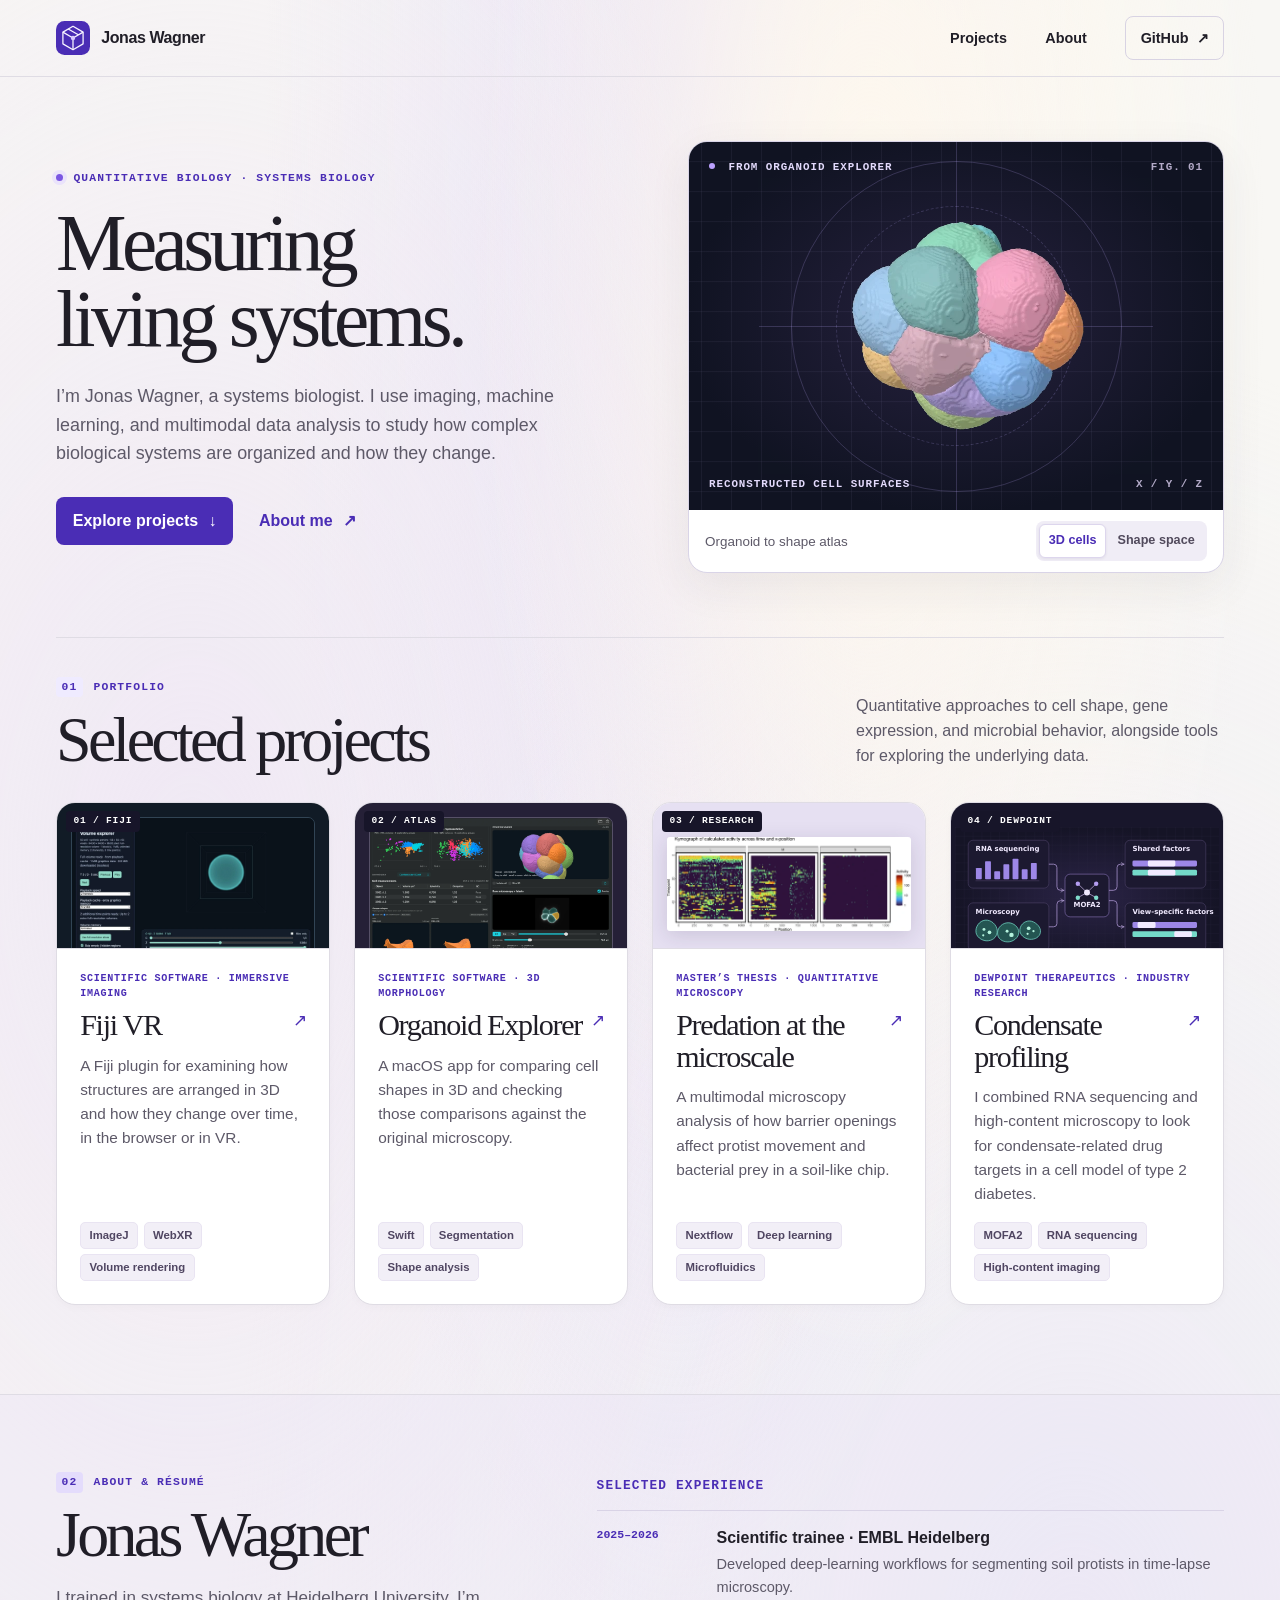
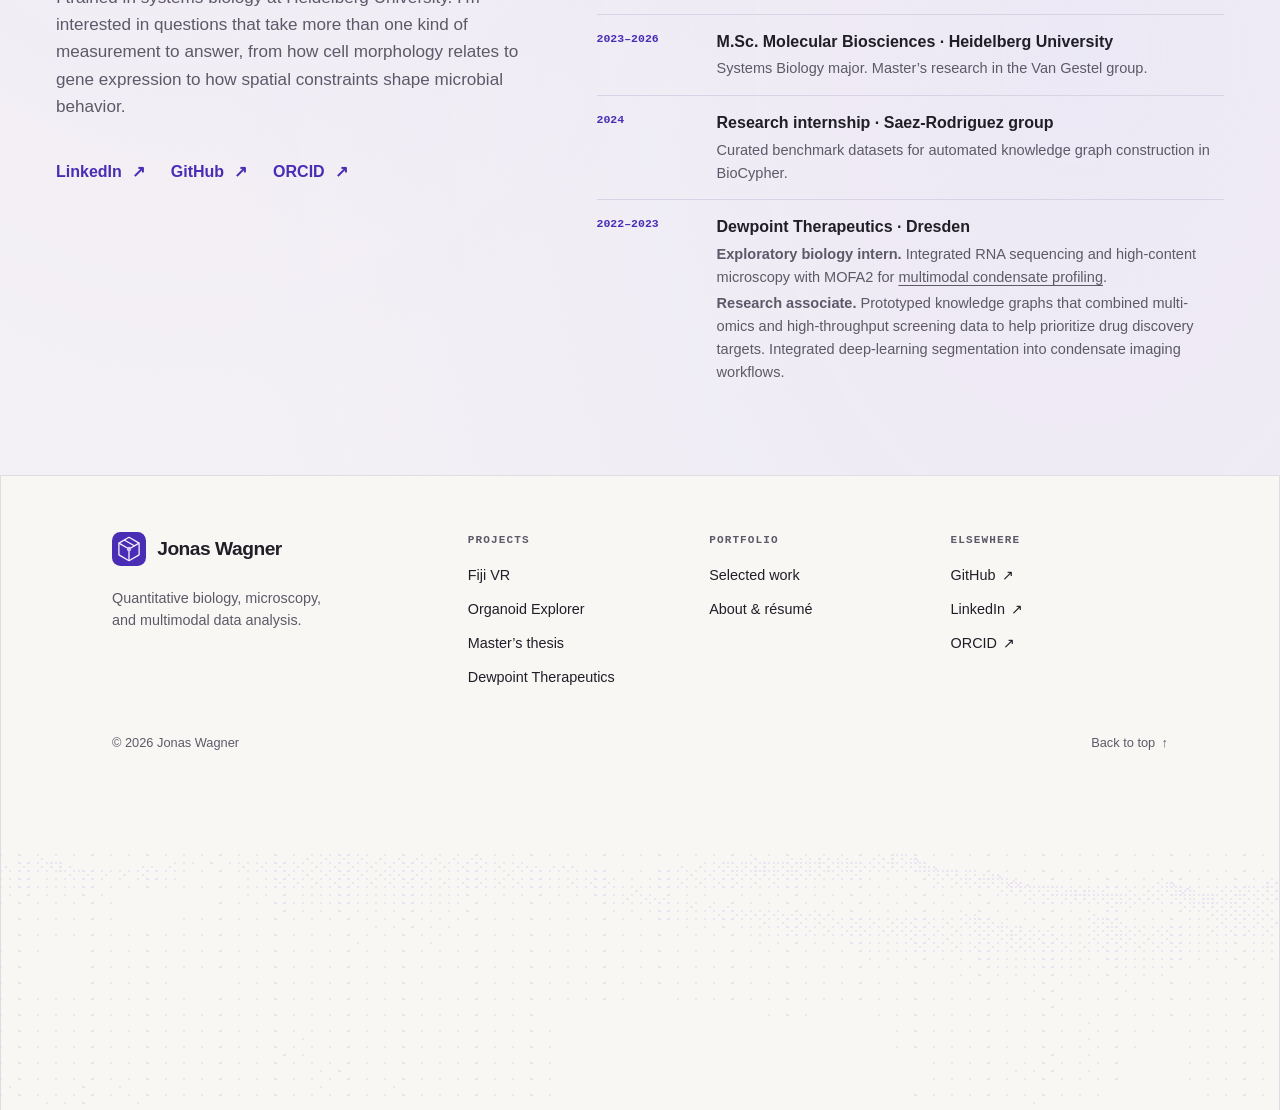
<file: index.html>
<!doctype html>
<html lang="en">
<head>
  <meta charset="utf-8">
  <meta name="viewport" content="width=device-width, initial-scale=1">
  <meta name="theme-color" content="#f8f7f4">
  <meta name="description" content="Jonas Wagner’s quantitative biology portfolio. Explore his work in multimodal data analysis, cell morphology, microbial ecology, and scientific software.">
  <title>Jonas Wagner · Quantitative Biology</title>
  <link rel="icon" href="assets/mark.svg" type="image/svg+xml">
  <link rel="stylesheet" href="assets/site.css">
  <script src="assets/site.js" defer></script>
  <script src="assets/ridgeline.js" defer></script>
</head>
<body id="top">
  <a class="skip-link" href="#main">Skip to content</a>
  <header class="site-header">
    <div class="shell header-inner">
      <a class="brand" href="index.html" aria-label="Jonas Wagner home">
        <img src="assets/mark.svg" width="34" height="34" alt="">
        <span>Jonas Wagner</span>
      </a>
      <nav aria-label="Main navigation">
        <a href="#projects">Projects</a>
        <a href="#about">About</a>
        <a class="nav-external" href="https://github.com/WagnerJon">GitHub <span aria-hidden="true">↗</span></a>
      </nav>
    </div>
  </header>

  <main id="main">
    <section class="shell hero" aria-labelledby="hero-title">
      <div class="hero-copy">
        <p class="eyebrow"><span class="dot"></span> Quantitative Biology · Systems Biology</p>
        <h1 id="hero-title">Measuring <span>living systems.</span></h1>
        <p class="hero-intro">I’m Jonas Wagner, a systems biologist. I use imaging, machine learning, and multimodal data analysis to study how complex biological systems are organized and how they change.</p>
        <div class="hero-actions">
          <a class="button button-primary" href="#projects">Explore projects <span aria-hidden="true">↓</span></a>
          <a class="text-link" href="#about">About me <span aria-hidden="true">↗</span></a>
        </div>
      </div>

      <figure class="specimen" data-specimen>
        <div class="specimen-stage">
          <div class="stage-heading">
            <span><i></i> From Organoid Explorer</span>
            <span class="stage-id">FIG. 01</span>
          </div>
          <div class="reticle" aria-hidden="true"><span></span></div>
          <img class="specimen-image" data-specimen-image src="assets/organoid-reconstruction.webp" alt="Cluster of reconstructed organoid cells, with each cell in a different color" width="760" height="570" fetchpriority="high">
          <div class="stage-foot">
            <span data-specimen-label>Reconstructed cell surfaces</span>
            <span class="axes" aria-hidden="true">X / Y / Z</span>
          </div>
        </div>
        <figcaption class="specimen-caption">
          <span>Organoid to shape atlas</span>
          <div class="switcher" data-specimen-switch hidden role="group" aria-label="Organoid visualization">
            <button type="button" data-view="reconstruction" aria-pressed="true">3D cells</button>
            <button type="button" data-view="shape" aria-pressed="false">Shape space</button>
          </div>
        </figcaption>
      </figure>
    </section>

    <section id="projects" class="shell projects" aria-labelledby="projects-title">
      <div class="section-heading">
        <div>
          <p class="eyebrow"><span class="section-index">01</span> Portfolio</p>
          <h2 id="projects-title">Selected projects</h2>
        </div>
        <p>Quantitative approaches to cell shape, gene expression, and microbial behavior, alongside tools for exploring the underlying data.</p>
      </div>

      <div class="project-grid">
        <article class="project-card">
          <a class="project-cover cover-fiji" href="fiji-vr.html" tabindex="-1" aria-hidden="true">
            <img src="assets/fiji-viewer.webp" width="1280" height="720" alt="">
            <span class="cover-index">01 / FIJI</span>
          </a>
          <div class="project-copy">
            <p class="eyebrow">Scientific software · Immersive imaging</p>
            <h3><a href="fiji-vr.html">Fiji VR <span class="card-arrow" aria-hidden="true">↗</span></a></h3>
            <p>A Fiji plugin for examining how structures are arranged in 3D and how they change over time, in the browser or in VR.</p>
            <ul class="tags" aria-label="Methods"><li>ImageJ</li><li>WebXR</li><li>Volume rendering</li></ul>
          </div>
        </article>

        <article class="project-card">
          <a class="project-cover cover-organoid" href="organoid-explorer.html" tabindex="-1" aria-hidden="true">
            <img src="assets/organoid-explorer.webp" width="1700" height="1137" alt="" loading="lazy">
            <span class="cover-index">02 / ATLAS</span>
          </a>
          <div class="project-copy">
            <p class="eyebrow">Scientific software · 3D morphology</p>
            <h3><a href="organoid-explorer.html">Organoid Explorer <span class="card-arrow" aria-hidden="true">↗</span></a></h3>
            <p>A macOS app for comparing cell shapes in 3D and checking those comparisons against the original microscopy.</p>
            <ul class="tags" aria-label="Methods"><li>Swift</li><li>Segmentation</li><li>Shape analysis</li></ul>
          </div>
        </article>

        <article class="project-card">
          <a class="project-cover cover-thesis" href="masters-thesis.html" tabindex="-1" aria-hidden="true">
            <img src="assets/thesis-activity.webp" width="1013" height="392" alt="" loading="lazy">
            <span class="cover-index">03 / RESEARCH</span>
          </a>
          <div class="project-copy">
            <p class="eyebrow">Master’s thesis · Quantitative microscopy</p>
            <h3><a href="masters-thesis.html">Predation at the microscale <span class="card-arrow" aria-hidden="true">↗</span></a></h3>
            <p>A multimodal microscopy analysis of how barrier openings affect protist movement and bacterial prey in a soil-like chip.</p>
            <ul class="tags" aria-label="Methods"><li>Nextflow</li><li>Deep learning</li><li>Microfluidics</li></ul>
          </div>
        </article>

        <article class="project-card">
          <a class="project-cover cover-dewpoint" href="dewpoint.html" tabindex="-1" aria-hidden="true">
            <img src="assets/dewpoint-workflow.svg" width="720" height="372" alt="" loading="lazy">
            <span class="cover-index">04 / DEWPOINT</span>
          </a>
          <div class="project-copy">
            <p class="eyebrow">Dewpoint Therapeutics · Industry research</p>
            <h3><a href="dewpoint.html">Condensate profiling <span class="card-arrow" aria-hidden="true">↗</span></a></h3>
            <p>I combined RNA sequencing and high-content microscopy to look for condensate-related drug targets in a cell model of type 2 diabetes.</p>
            <ul class="tags" aria-label="Methods"><li>MOFA2</li><li>RNA sequencing</li><li>High-content imaging</li></ul>
          </div>
        </article>
      </div>
    </section>

    <section id="about" class="about" aria-labelledby="about-title">
      <div class="shell about-inner">
        <div>
          <p class="eyebrow"><span class="section-index">02</span> About &amp; résumé</p>
          <h2 id="about-title">Jonas Wagner</h2>
          <p class="about-intro">I trained in systems biology at Heidelberg University. I’m interested in questions that take more than one kind of measurement to answer, from how cell morphology relates to gene expression to how spatial constraints shape microbial behavior.</p>
          <div class="profile-links">
            <a class="text-link" href="https://www.linkedin.com/in/wagnerjon4/">LinkedIn <span aria-hidden="true">↗</span></a>
            <a class="text-link" href="https://github.com/WagnerJon">GitHub <span aria-hidden="true">↗</span></a>
            <a class="text-link" href="https://orcid.org/0009-0003-9838-8700">ORCID <span aria-hidden="true">↗</span></a>
          </div>
        </div>
        <div class="experience">
          <h3>Selected experience</h3>
          <ul class="timeline">
            <li><span class="date">2025–2026</span><div><strong>Scientific trainee · EMBL Heidelberg</strong><p>Developed deep-learning workflows for segmenting soil protists in time-lapse microscopy.</p></div></li>
            <li><span class="date">2023–2026</span><div><strong>M.Sc. Molecular Biosciences · Heidelberg University</strong><p>Systems Biology major. Master’s research in the Van Gestel group.</p></div></li>
            <li><span class="date">2024</span><div><strong>Research internship · Saez-Rodriguez group</strong><p>Curated benchmark datasets for automated knowledge graph construction in BioCypher.</p></div></li>
            <li id="dewpoint">
              <span class="date">2022–2023</span>
              <div>
                <strong>Dewpoint Therapeutics · Dresden</strong>
                <p><b>Exploratory biology intern.</b> Integrated RNA sequencing and high-content microscopy with MOFA2 for <a href="dewpoint.html">multimodal condensate profiling</a>.</p>
                <p><b>Research associate.</b> Prototyped knowledge graphs that combined multi-omics and high-throughput screening data to help prioritize drug discovery targets. Integrated deep-learning segmentation into condensate imaging workflows.</p>
              </div>
            </li>
          </ul>
        </div>
      </div>
    </section>
  </main>

  <footer id="footer" class="site-footer" data-ridgeline>
    <div class="footer-frame">
      <div class="footer-top">
        <div class="footer-brand">
          <a class="brand" href="index.html"><img src="assets/mark.svg" width="34" height="34" alt=""><span>Jonas Wagner</span></a>
          <p>Quantitative biology, microscopy, and multimodal data analysis.</p>
        </div>
        <nav class="footer-group" aria-label="Footer projects">
          <h2>Projects</h2>
          <ul>
            <li><a href="fiji-vr.html">Fiji VR</a></li>
            <li><a href="organoid-explorer.html">Organoid Explorer</a></li>
            <li><a href="masters-thesis.html">Master’s thesis</a></li>
            <li><a href="dewpoint.html">Dewpoint Therapeutics</a></li>
          </ul>
        </nav>
        <nav class="footer-group" aria-label="Footer portfolio">
          <h2>Portfolio</h2>
          <ul>
            <li><a href="index.html#projects">Selected work</a></li>
            <li><a href="index.html#about">About &amp; résumé</a></li>
          </ul>
        </nav>
        <nav class="footer-group" aria-label="Footer profiles">
          <h2>Elsewhere</h2>
          <ul>
            <li><a href="https://github.com/WagnerJon">GitHub <span aria-hidden="true">↗</span></a></li>
            <li><a href="https://www.linkedin.com/in/wagnerjon4/">LinkedIn <span aria-hidden="true">↗</span></a></li>
            <li><a href="https://orcid.org/0009-0003-9838-8700">ORCID <span aria-hidden="true">↗</span></a></li>
          </ul>
        </nav>
      </div>
      <div class="footer-bar">
        <p>© 2026 Jonas Wagner</p>
        <a href="#top">Back to top <span aria-hidden="true">↑</span></a>
      </div>
      <div class="footer-scene" aria-hidden="true">
        <canvas width="560" height="175"></canvas>
      </div>
    </div>
  </footer>
</body>
</html>
</file>
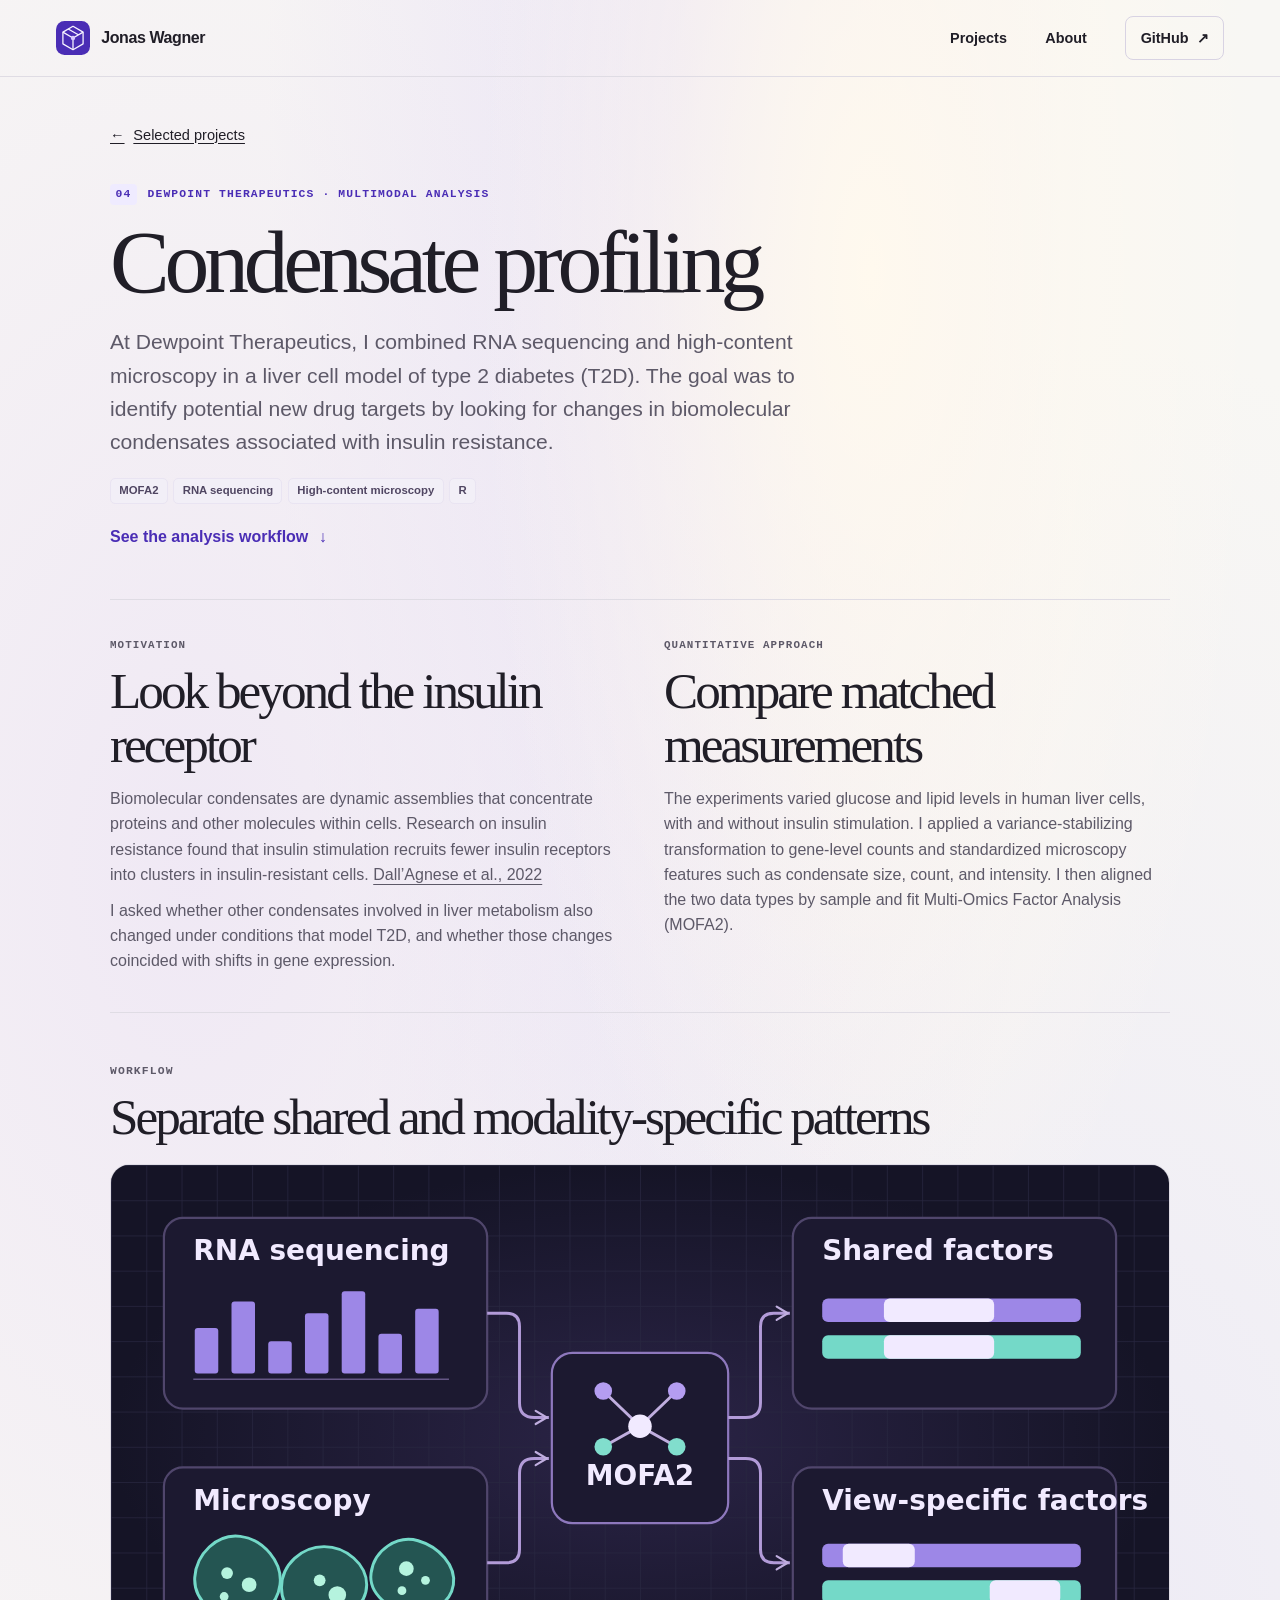
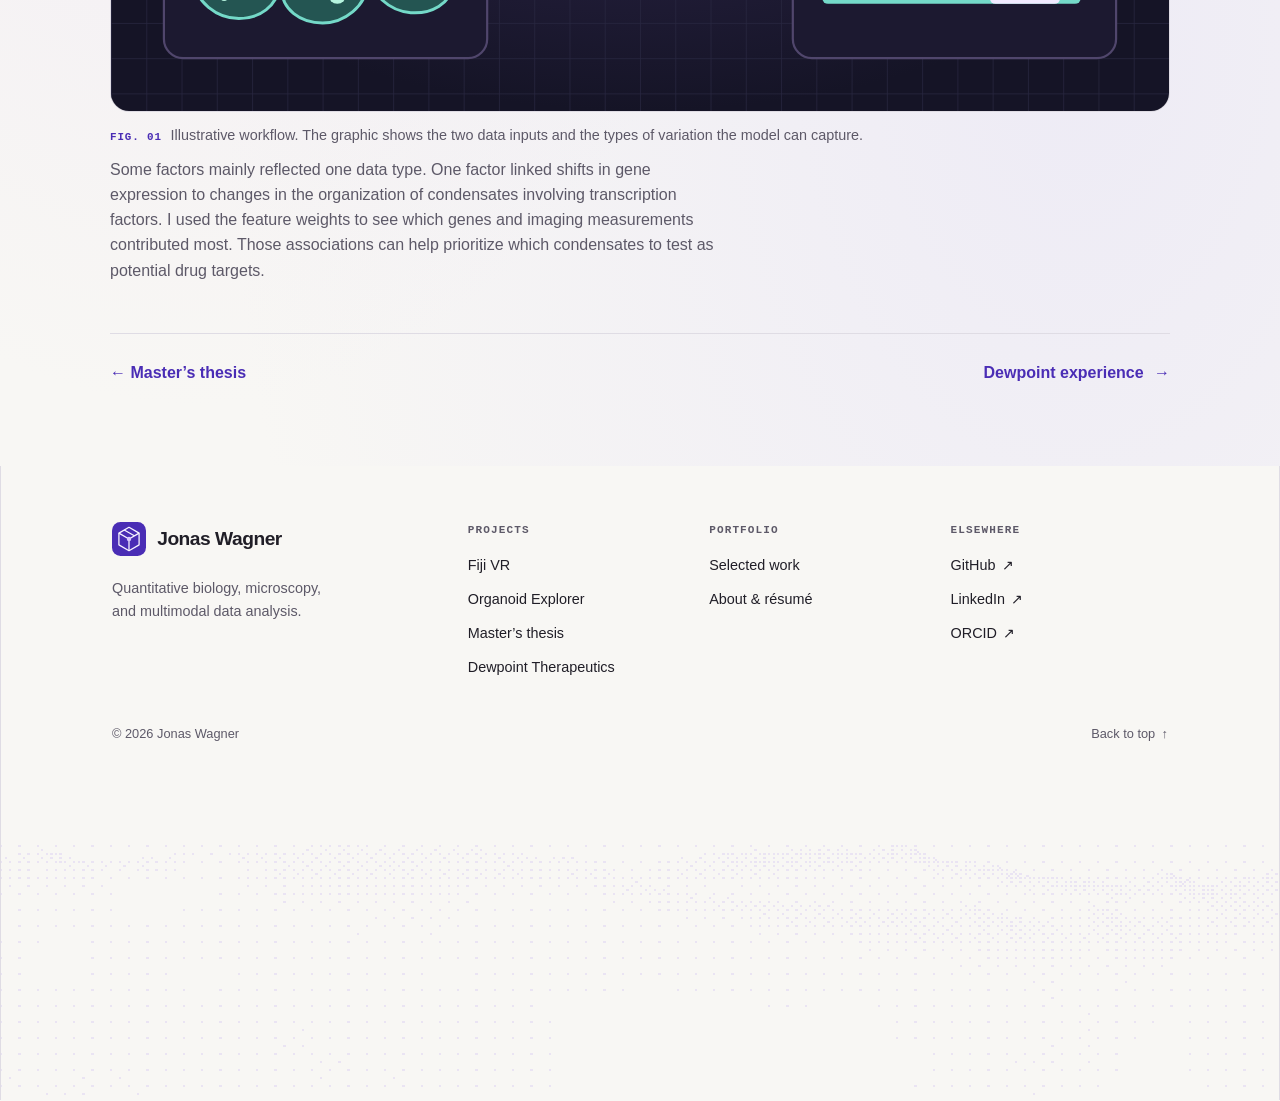
<file: dewpoint.html>
<!doctype html>
<html lang="en">
<head>
  <meta charset="utf-8">
  <meta name="viewport" content="width=device-width, initial-scale=1">
  <meta name="theme-color" content="#f8f7f4">
  <meta name="description" content="A Dewpoint Therapeutics project integrating RNA sequencing and microscopy to explore biomolecular condensates as potential drug targets in type 2 diabetes.">
  <title>Condensate profiling at Dewpoint Therapeutics · Jonas Wagner</title>
  <link rel="icon" href="assets/mark.svg" type="image/svg+xml">
  <link rel="stylesheet" href="assets/site.css">
  <script src="assets/ridgeline.js" defer></script>
</head>
<body id="top">
  <a class="skip-link" href="#main">Skip to content</a>
  <header class="site-header">
    <div class="shell header-inner">
      <a class="brand" href="index.html" aria-label="Jonas Wagner home"><img src="assets/mark.svg" width="34" height="34" alt=""><span>Jonas Wagner</span></a>
      <nav aria-label="Main navigation">
        <a href="index.html#projects">Projects</a>
        <a href="index.html#about">About</a>
        <a class="nav-external" href="https://github.com/WagnerJon">GitHub <span aria-hidden="true">↗</span></a>
      </nav>
    </div>
  </header>

  <main id="main" class="shell case">
    <a class="breadcrumb" href="index.html#projects"><span aria-hidden="true">←</span> Selected projects</a>
    <div class="case-header">
      <p class="eyebrow"><span class="section-index">04</span> Dewpoint Therapeutics · Multimodal analysis</p>
      <h1>Condensate profiling</h1>
      <p class="case-lead">At Dewpoint Therapeutics, I combined RNA sequencing and high-content microscopy in a liver cell model of type 2 diabetes (T2D). The goal was to identify potential new drug targets by looking for changes in biomolecular condensates associated with insulin resistance.</p>
      <ul class="tags" aria-label="Methods"><li>MOFA2</li><li>RNA sequencing</li><li>High-content microscopy</li><li>R</li></ul>
      <div class="case-actions"><a class="text-link" href="#workflow">See the analysis workflow <span aria-hidden="true">↓</span></a></div>
    </div>

    <div class="case-details">
      <section class="case-text">
        <p class="eyebrow">Motivation</p>
        <h2>Look beyond the insulin receptor</h2>
        <p>Biomolecular condensates are dynamic assemblies that concentrate proteins and other molecules within cells. Research on insulin resistance found that insulin stimulation recruits fewer insulin receptors into clusters in insulin-resistant cells. <a href="https://www.nature.com/articles/s41467-022-35176-7">Dall’Agnese et al., 2022</a></p>
        <p>I asked whether other condensates involved in liver metabolism also changed under conditions that model T2D, and whether those changes coincided with shifts in gene expression.</p>
      </section>
      <section class="case-text">
        <p class="eyebrow">Quantitative approach</p>
        <h2>Compare matched measurements</h2>
        <p>The experiments varied glucose and lipid levels in human liver cells, with and without insulin stimulation. I applied a variance-stabilizing transformation to gene-level counts and standardized microscopy features such as condensate size, count, and intensity. I then aligned the two data types by sample and fit Multi-Omics Factor Analysis (MOFA2).</p>
      </section>
    </div>

    <section id="workflow" class="case-section" aria-labelledby="workflow-title">
      <p class="eyebrow">Workflow</p>
      <h2 id="workflow-title">Separate shared and modality-specific patterns</h2>
      <figure class="case-figure">
        <a href="assets/dewpoint-workflow.svg" aria-label="Open the full-size multimodal analysis schematic"><img src="assets/dewpoint-workflow.svg" width="720" height="372" alt="RNA sequencing and microscopy measurements feed into MOFA2, which identifies shared factors and factors specific to one data view."></a>
        <figcaption><span class="figure-label">FIG. 01</span> <span>Illustrative workflow. The graphic shows the two data inputs and the types of variation the model can capture.</span></figcaption>
      </figure>
      <p>Some factors mainly reflected one data type. One factor linked shifts in gene expression to changes in the organization of condensates involving transcription factors. I used the feature weights to see which genes and imaging measurements contributed most. Those associations can help prioritize which condensates to test as potential drug targets.</p>
    </section>

    <nav class="case-end" aria-label="More projects">
      <a class="text-link" href="masters-thesis.html">← Master’s thesis</a>
      <a class="text-link" href="index.html#dewpoint">Dewpoint experience <span aria-hidden="true">→</span></a>
    </nav>
  </main>

  <footer id="footer" class="site-footer" data-ridgeline>
    <div class="footer-frame">
      <div class="footer-top">
        <div class="footer-brand">
          <a class="brand" href="index.html"><img src="assets/mark.svg" width="34" height="34" alt=""><span>Jonas Wagner</span></a>
          <p>Quantitative biology, microscopy, and multimodal data analysis.</p>
        </div>
        <nav class="footer-group" aria-label="Footer projects">
          <h2>Projects</h2>
          <ul>
            <li><a href="fiji-vr.html">Fiji VR</a></li>
            <li><a href="organoid-explorer.html">Organoid Explorer</a></li>
            <li><a href="masters-thesis.html">Master’s thesis</a></li>
            <li><a href="dewpoint.html">Dewpoint Therapeutics</a></li>
          </ul>
        </nav>
        <nav class="footer-group" aria-label="Footer portfolio">
          <h2>Portfolio</h2>
          <ul>
            <li><a href="index.html#projects">Selected work</a></li>
            <li><a href="index.html#about">About &amp; résumé</a></li>
          </ul>
        </nav>
        <nav class="footer-group" aria-label="Footer profiles">
          <h2>Elsewhere</h2>
          <ul>
            <li><a href="https://github.com/WagnerJon">GitHub <span aria-hidden="true">↗</span></a></li>
            <li><a href="https://www.linkedin.com/in/wagnerjon4/">LinkedIn <span aria-hidden="true">↗</span></a></li>
            <li><a href="https://orcid.org/0009-0003-9838-8700">ORCID <span aria-hidden="true">↗</span></a></li>
          </ul>
        </nav>
      </div>
      <div class="footer-bar">
        <p>© 2026 Jonas Wagner</p>
        <a href="#top">Back to top <span aria-hidden="true">↑</span></a>
      </div>
      <div class="footer-scene" aria-hidden="true">
        <canvas width="560" height="175"></canvas>
      </div>
    </div>
  </footer>
</body>
</html>
</file>
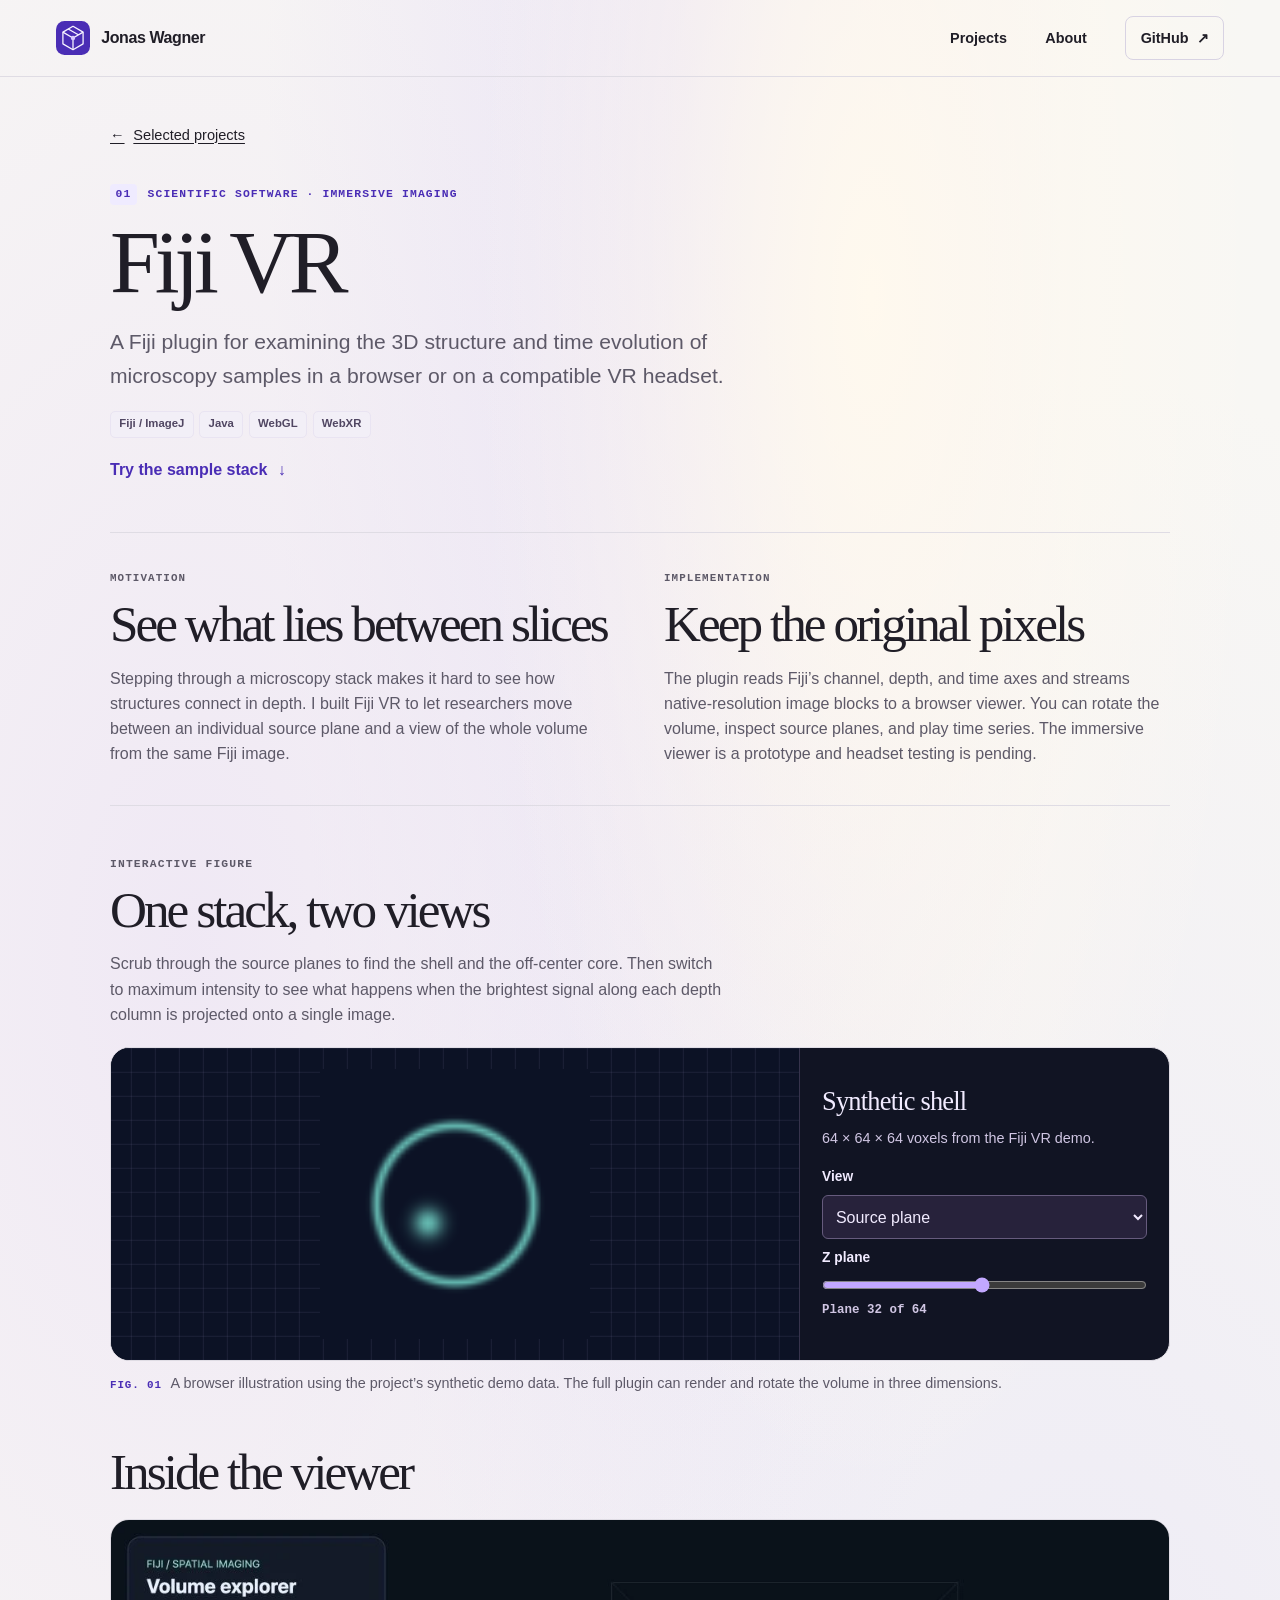
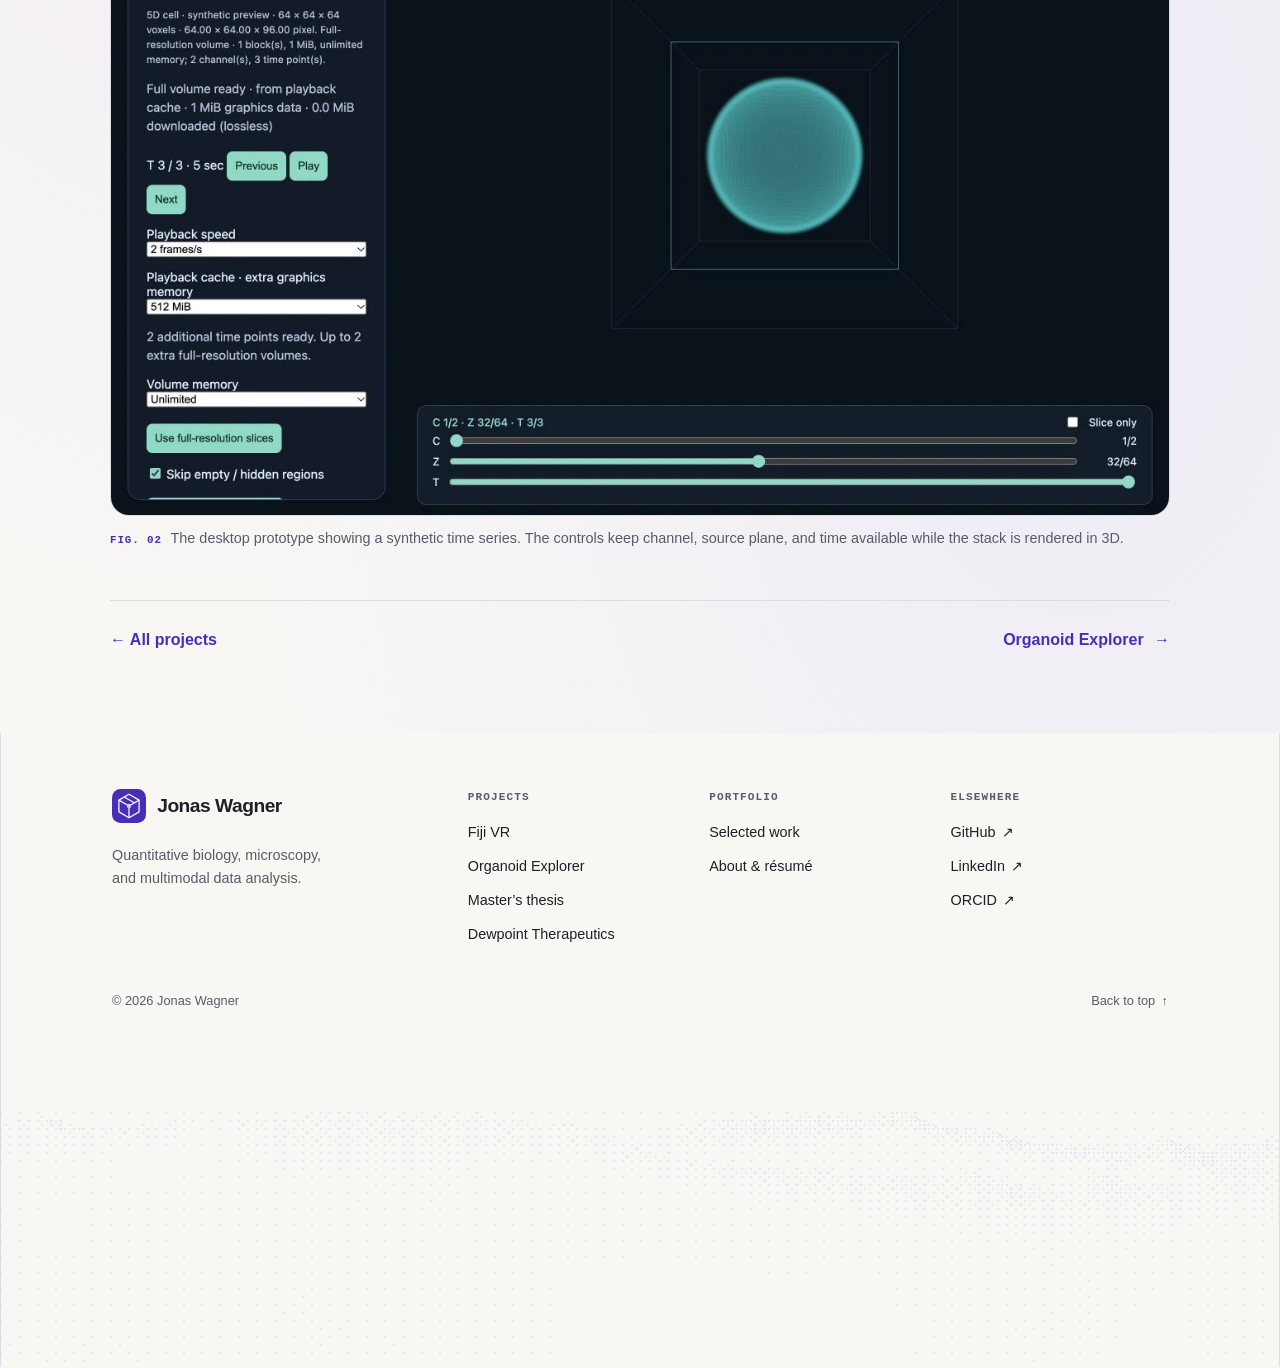
<file: fiji-vr.html>
<!doctype html>
<html lang="en">
<head>
  <meta charset="utf-8">
  <meta name="viewport" content="width=device-width, initial-scale=1">
  <meta name="theme-color" content="#f8f7f4">
  <meta name="description" content="A Fiji plugin for viewing microscopy stacks in a browser or in virtual reality.">
  <title>Fiji VR · Jonas Wagner</title>
  <link rel="icon" href="assets/mark.svg" type="image/svg+xml">
  <link rel="stylesheet" href="assets/site.css">
  <script src="assets/site.js" defer></script>
  <script src="assets/ridgeline.js" defer></script>
</head>
<body id="top">
  <a class="skip-link" href="#main">Skip to content</a>
  <header class="site-header">
    <div class="shell header-inner">
      <a class="brand" href="index.html" aria-label="Jonas Wagner home"><img src="assets/mark.svg" width="34" height="34" alt=""><span>Jonas Wagner</span></a>
      <nav aria-label="Main navigation">
        <a href="index.html#projects">Projects</a>
        <a href="index.html#about">About</a>
        <a class="nav-external" href="https://github.com/WagnerJon">GitHub <span aria-hidden="true">↗</span></a>
      </nav>
    </div>
  </header>

  <main id="main" class="shell case">
    <a class="breadcrumb" href="index.html#projects"><span aria-hidden="true">←</span> Selected projects</a>
    <div class="case-header">
      <p class="eyebrow"><span class="section-index">01</span> Scientific software · Immersive imaging</p>
      <h1>Fiji VR</h1>
      <p class="case-lead">A Fiji plugin for examining the 3D structure and time evolution of microscopy samples in a browser or on a compatible VR headset.</p>
      <ul class="tags" aria-label="Methods"><li>Fiji / ImageJ</li><li>Java</li><li>WebGL</li><li>WebXR</li></ul>
      <div class="case-actions"><a class="text-link" href="#stack-title">Try the sample stack <span aria-hidden="true">↓</span></a></div>
    </div>

    <div class="case-details">
      <section class="case-text">
        <p class="eyebrow">Motivation</p>
        <h2>See what lies between slices</h2>
        <p>Stepping through a microscopy stack makes it hard to see how structures connect in depth. I built Fiji VR to let researchers move between an individual source plane and a view of the whole volume from the same Fiji image.</p>
      </section>
      <section class="case-text">
        <p class="eyebrow">Implementation</p>
        <h2>Keep the original pixels</h2>
        <p>The plugin reads Fiji’s channel, depth, and time axes and streams native-resolution image blocks to a browser viewer. You can rotate the volume, inspect source planes, and play time series. The immersive viewer is a prototype and headset testing is pending.</p>
      </section>
    </div>

    <section class="case-section" aria-labelledby="stack-title">
      <p class="eyebrow">Interactive figure</p>
      <h2 id="stack-title">One stack, two views</h2>
      <p>Scrub through the source planes to find the shell and the off-center core. Then switch to maximum intensity to see what happens when the brightest signal along each depth column is projected onto a single image.</p>
      <figure class="case-figure" data-stack>
        <div class="stack-demo">
          <div class="stack-view">
            <img data-stack-fallback src="assets/fiji-projection.webp" width="512" height="512" alt="Maximum-intensity projection of the synthetic shell volume">
            <canvas width="64" height="64" role="img" hidden></canvas>
            <img data-stack-source src="assets/fiji-slices.png" width="512" height="576" alt="" hidden>
          </div>
          <div class="stack-panel">
            <h3>Synthetic shell</h3>
            <p>64 × 64 × 64 voxels from the Fiji VR demo.</p>
            <div class="stack-controls" data-stack-controls hidden>
              <label for="view-mode">View</label>
              <select id="view-mode"><option value="slice">Source plane</option><option value="projection">Maximum intensity</option></select>
              <label for="depth">Z plane</label>
              <input type="range" id="depth" min="1" max="64" value="32">
              <output for="depth view-mode">Plane 32 of 64</output>
            </div>
          </div>
        </div>
        <figcaption><span class="figure-label">FIG. 01</span> <span>A browser illustration using the project’s synthetic demo data. The full plugin can render and rotate the volume in three dimensions.</span></figcaption>
      </figure>
    </section>

    <section class="case-section" aria-labelledby="viewer-title">
      <h2 id="viewer-title">Inside the viewer</h2>
      <figure class="case-figure">
        <a href="assets/fiji-viewer.webp" aria-label="Open the full-size Fiji VR viewer screenshot"><img src="assets/fiji-viewer.webp" width="1280" height="720" loading="lazy" alt="Fiji VR desktop interface with a cyan synthetic volume, rendering controls, and channel, depth, and time sliders"></a>
        <figcaption><span class="figure-label">FIG. 02</span> <span>The desktop prototype showing a synthetic time series. The controls keep channel, source plane, and time available while the stack is rendered in 3D.</span></figcaption>
      </figure>
    </section>

    <nav class="case-end" aria-label="More projects"><a class="text-link" href="index.html#projects">← All projects</a><a class="text-link" href="organoid-explorer.html">Organoid Explorer <span aria-hidden="true">→</span></a></nav>
  </main>

  <footer id="footer" class="site-footer" data-ridgeline>
    <div class="footer-frame">
      <div class="footer-top">
        <div class="footer-brand">
          <a class="brand" href="index.html"><img src="assets/mark.svg" width="34" height="34" alt=""><span>Jonas Wagner</span></a>
          <p>Quantitative biology, microscopy, and multimodal data analysis.</p>
        </div>
        <nav class="footer-group" aria-label="Footer projects">
          <h2>Projects</h2>
          <ul>
            <li><a href="fiji-vr.html">Fiji VR</a></li>
            <li><a href="organoid-explorer.html">Organoid Explorer</a></li>
            <li><a href="masters-thesis.html">Master’s thesis</a></li>
            <li><a href="dewpoint.html">Dewpoint Therapeutics</a></li>
          </ul>
        </nav>
        <nav class="footer-group" aria-label="Footer portfolio">
          <h2>Portfolio</h2>
          <ul>
            <li><a href="index.html#projects">Selected work</a></li>
            <li><a href="index.html#about">About &amp; résumé</a></li>
          </ul>
        </nav>
        <nav class="footer-group" aria-label="Footer profiles">
          <h2>Elsewhere</h2>
          <ul>
            <li><a href="https://github.com/WagnerJon">GitHub <span aria-hidden="true">↗</span></a></li>
            <li><a href="https://www.linkedin.com/in/wagnerjon4/">LinkedIn <span aria-hidden="true">↗</span></a></li>
            <li><a href="https://orcid.org/0009-0003-9838-8700">ORCID <span aria-hidden="true">↗</span></a></li>
          </ul>
        </nav>
      </div>
      <div class="footer-bar">
        <p>© 2026 Jonas Wagner</p>
        <a href="#top">Back to top <span aria-hidden="true">↑</span></a>
      </div>
      <div class="footer-scene" aria-hidden="true">
        <canvas width="560" height="175"></canvas>
      </div>
    </div>
  </footer>
</body>
</html>
</file>
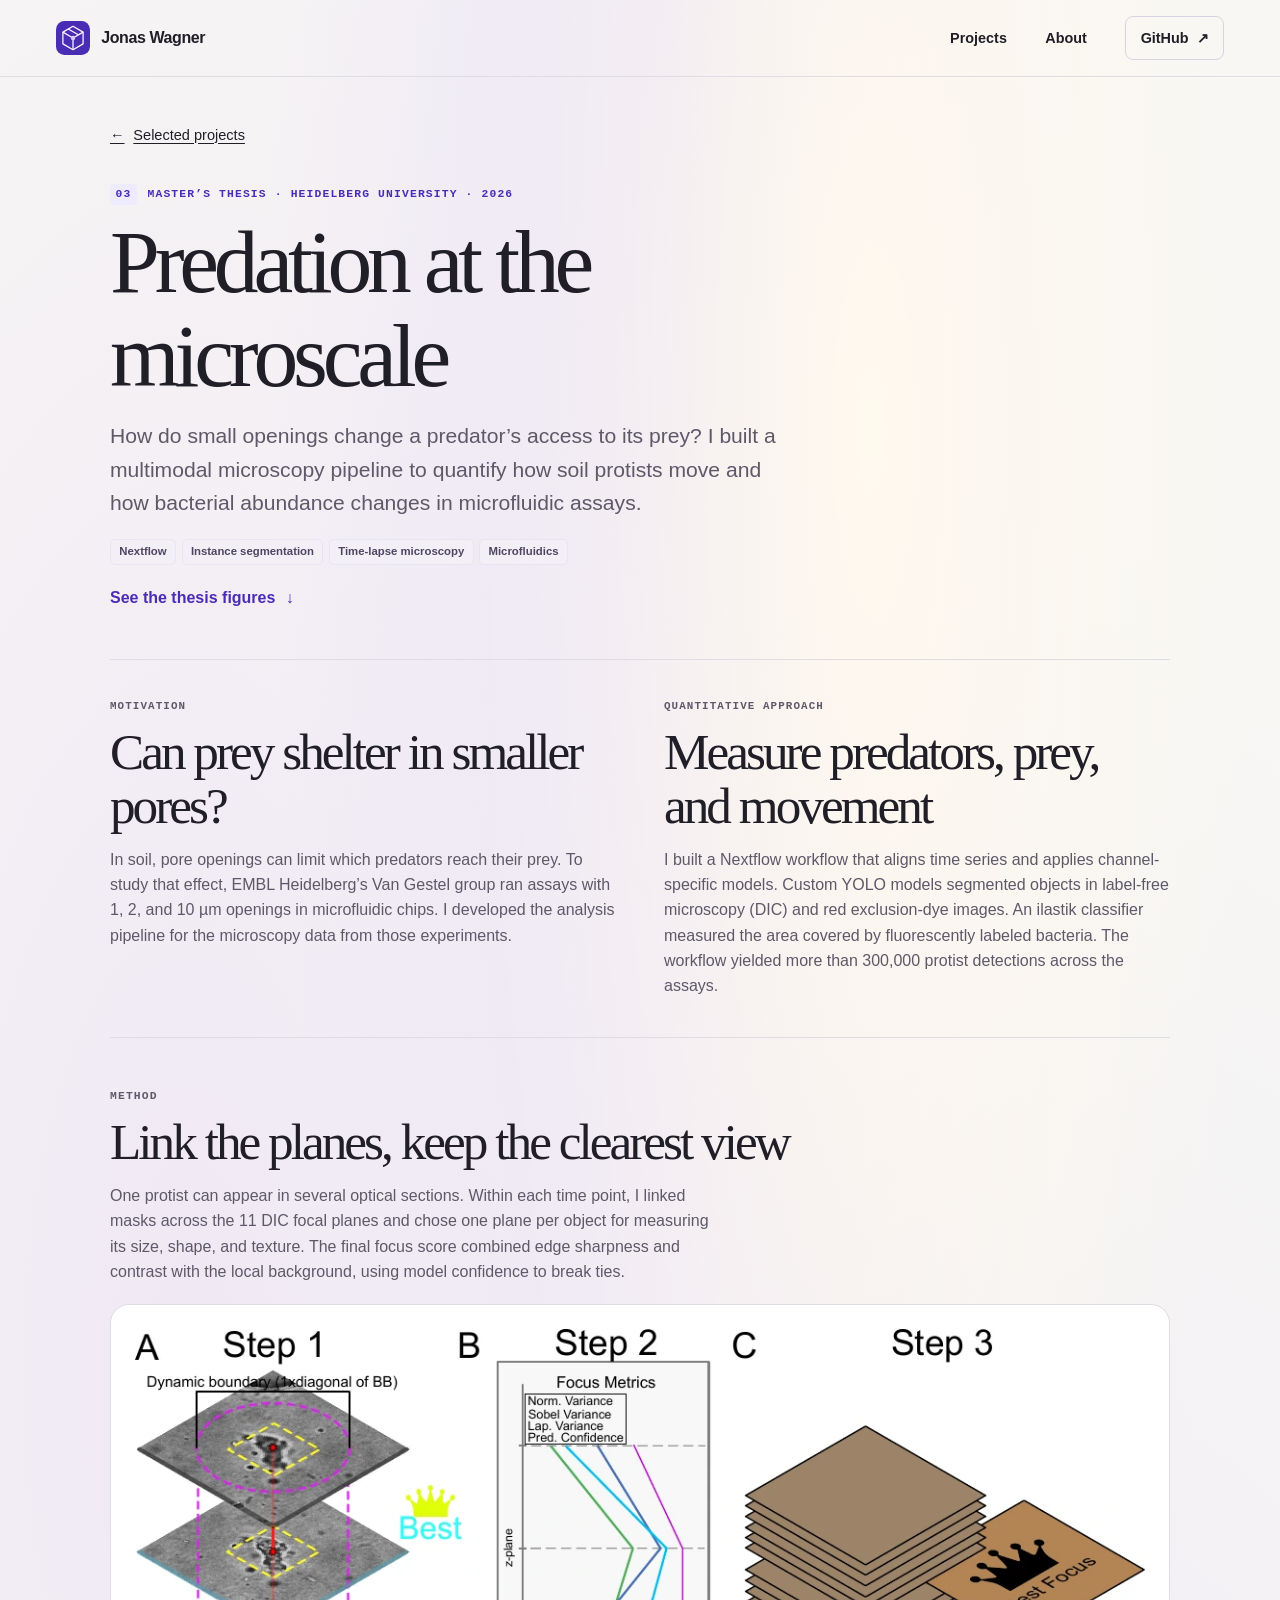
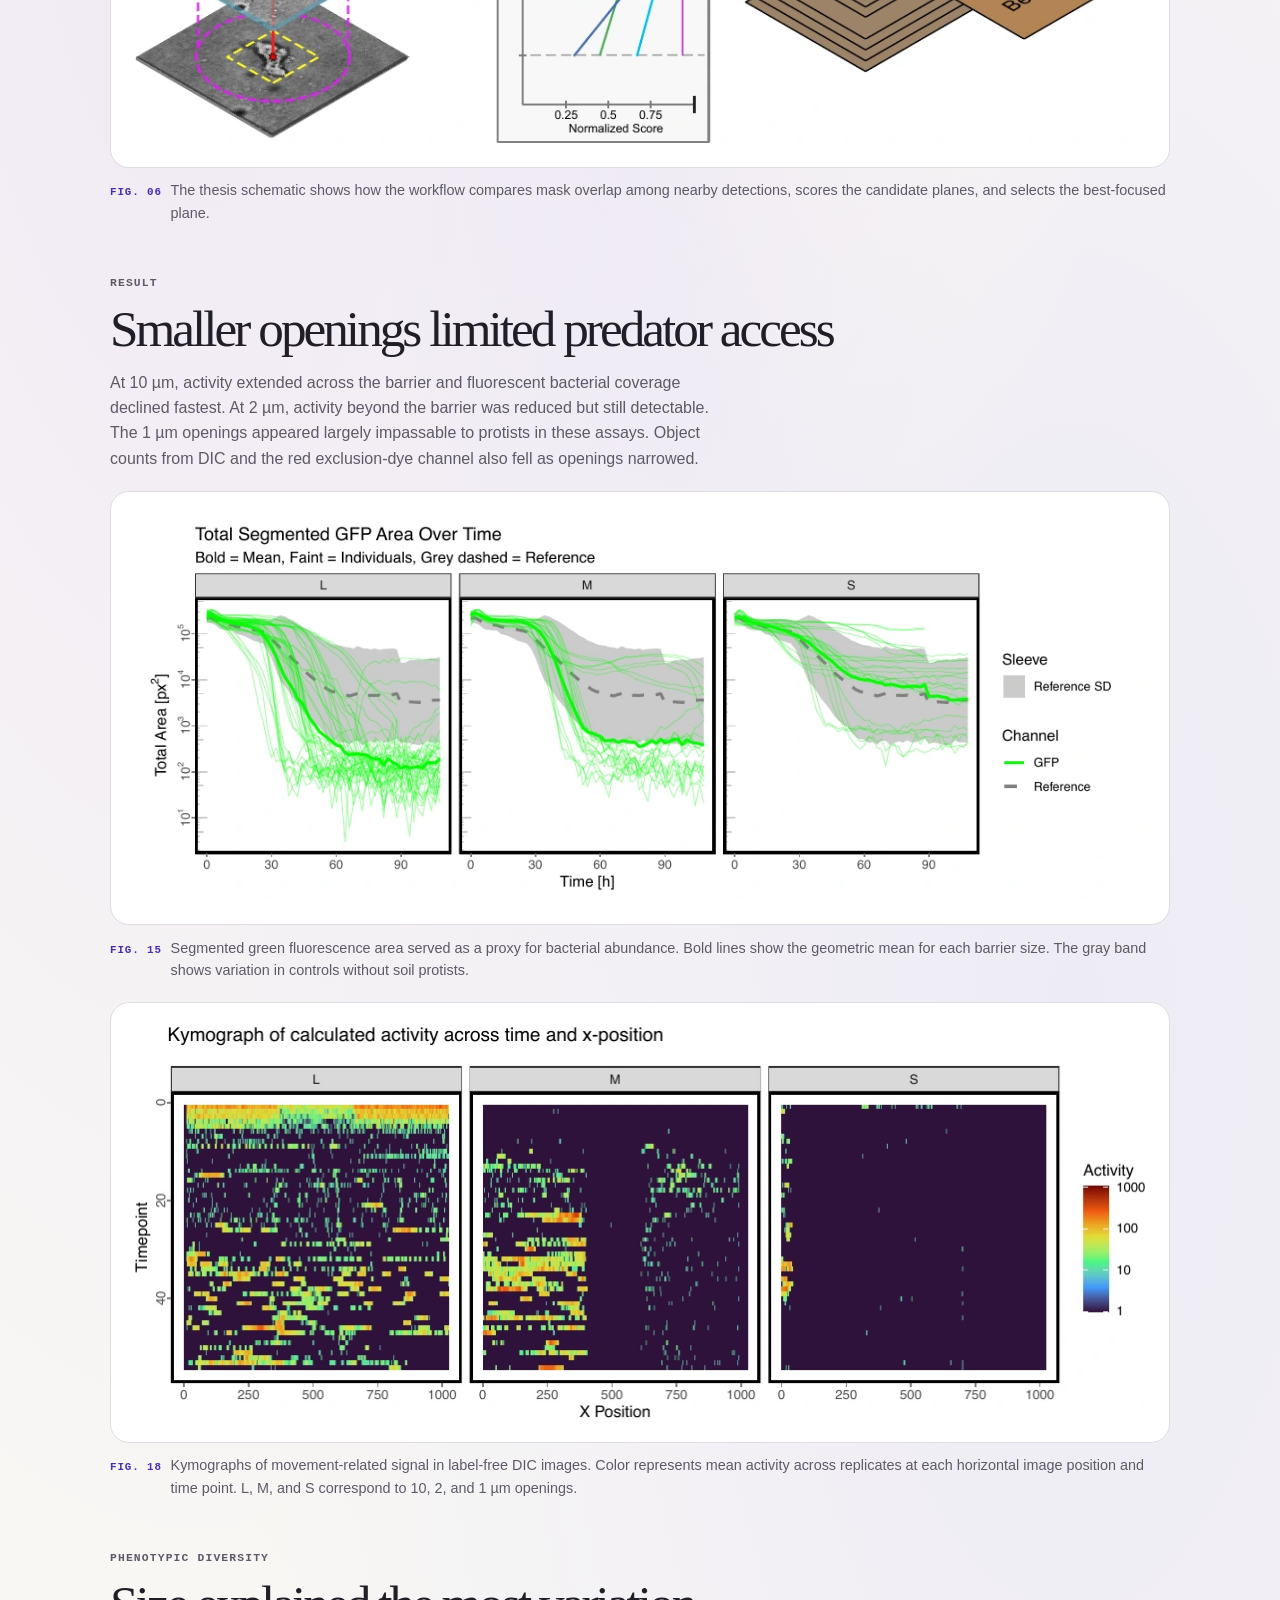
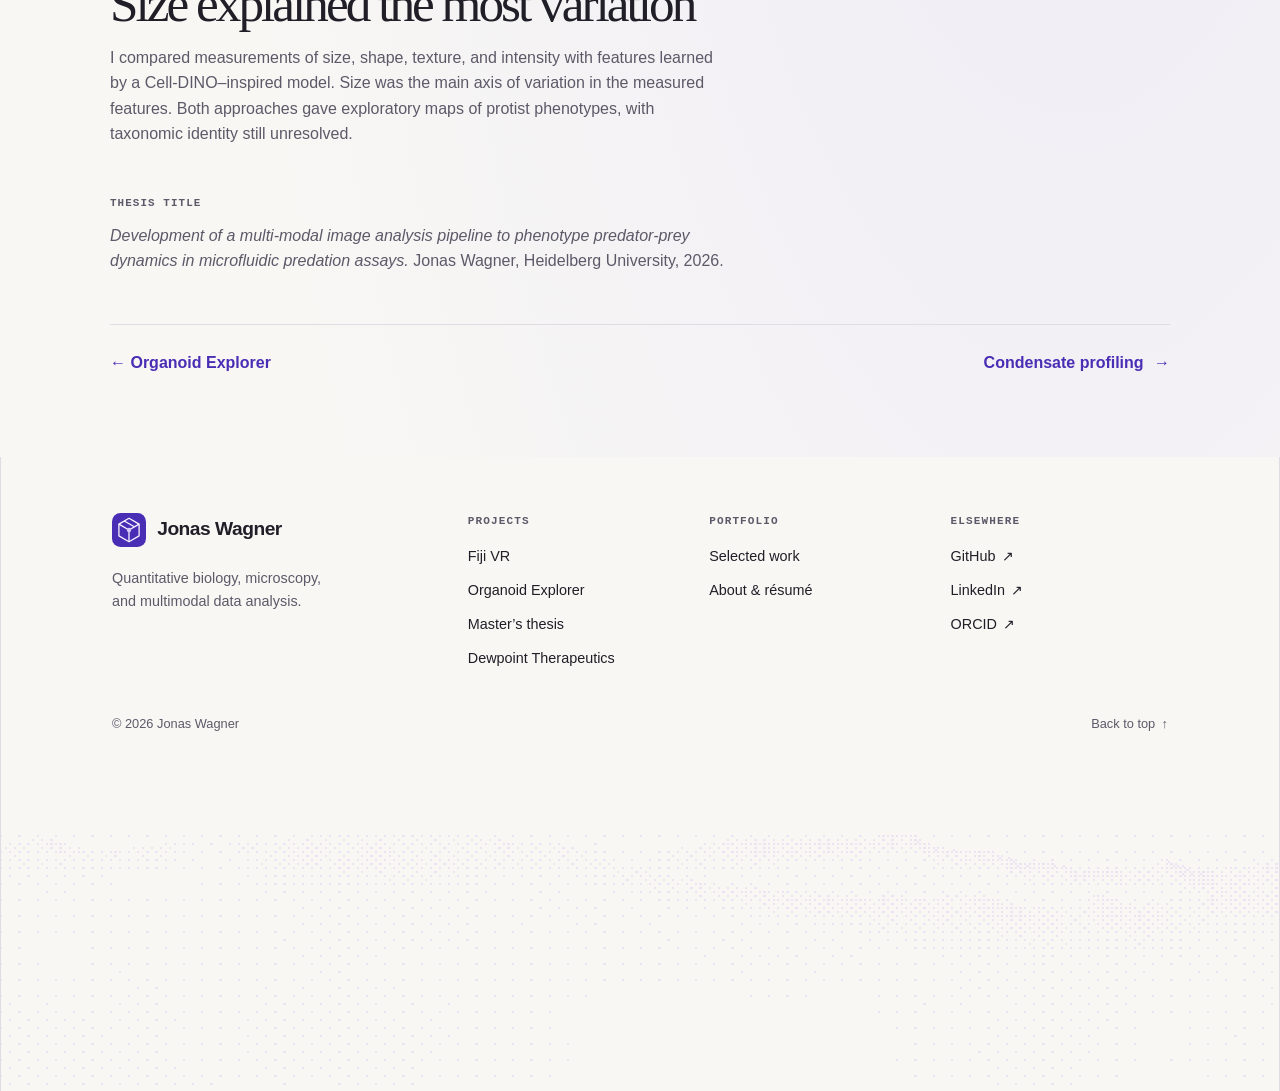
<file: masters-thesis.html>
<!doctype html>
<html lang="en">
<head>
  <meta charset="utf-8">
  <meta name="viewport" content="width=device-width, initial-scale=1">
  <meta name="theme-color" content="#f8f7f4">
  <meta name="description" content="Jonas Wagner’s master’s thesis on multimodal microscopy analysis for microfluidic predator–prey assays.">
  <title>Master’s thesis · Jonas Wagner</title>
  <link rel="icon" href="assets/mark.svg" type="image/svg+xml">
  <link rel="stylesheet" href="assets/site.css">
  <script src="assets/ridgeline.js" defer></script>
</head>
<body id="top">
  <a class="skip-link" href="#main">Skip to content</a>
  <header class="site-header">
    <div class="shell header-inner">
      <a class="brand" href="index.html" aria-label="Jonas Wagner home"><img src="assets/mark.svg" width="34" height="34" alt=""><span>Jonas Wagner</span></a>
      <nav aria-label="Main navigation">
        <a href="index.html#projects">Projects</a>
        <a href="index.html#about">About</a>
        <a class="nav-external" href="https://github.com/WagnerJon">GitHub <span aria-hidden="true">↗</span></a>
      </nav>
    </div>
  </header>

  <main id="main" class="shell case">
    <a class="breadcrumb" href="index.html#projects"><span aria-hidden="true">←</span> Selected projects</a>
    <div class="case-header">
      <p class="eyebrow"><span class="section-index">03</span> Master’s thesis · Heidelberg University · 2026</p>
      <h1>Predation at the microscale</h1>
      <p class="case-lead">How do small openings change a predator’s access to its prey? I built a multimodal microscopy pipeline to quantify how soil protists move and how bacterial abundance changes in microfluidic assays.</p>
      <ul class="tags" aria-label="Methods"><li>Nextflow</li><li>Instance segmentation</li><li>Time-lapse microscopy</li><li>Microfluidics</li></ul>
      <div class="case-actions"><a class="text-link" href="#focus-title">See the thesis figures <span aria-hidden="true">↓</span></a></div>
    </div>

    <div class="case-details">
      <section class="case-text">
        <p class="eyebrow">Motivation</p>
        <h2>Can prey shelter in smaller pores?</h2>
        <p>In soil, pore openings can limit which predators reach their prey. To study that effect, EMBL Heidelberg’s Van Gestel group ran assays with 1, 2, and 10 µm openings in microfluidic chips. I developed the analysis pipeline for the microscopy data from those experiments.</p>
      </section>
      <section class="case-text">
        <p class="eyebrow">Quantitative approach</p>
        <h2>Measure predators, prey, and movement</h2>
        <p>I built a Nextflow workflow that aligns time series and applies channel-specific models. Custom YOLO models segmented objects in label-free microscopy (DIC) and red exclusion-dye images. An ilastik classifier measured the area covered by fluorescently labeled bacteria. The workflow yielded more than 300,000 protist detections across the assays.</p>
      </section>
    </div>

    <section class="case-section" aria-labelledby="focus-title">
      <p class="eyebrow">Method</p>
      <h2 id="focus-title">Link the planes, keep the clearest view</h2>
      <p>One protist can appear in several optical sections. Within each time point, I linked masks across the 11 DIC focal planes and chose one plane per object for measuring its size, shape, and texture. The final focus score combined edge sharpness and contrast with the local background, using model confidence to break ties.</p>
      <figure class="case-figure">
        <a class="paper-figure" href="assets/thesis-plane-linking.webp" aria-label="Open the full-size plane-linking schematic"><img src="assets/thesis-plane-linking.webp" width="1050" height="430" alt="Three-step schematic of matching object masks across Z planes, scoring focus per plane, and extracting the highest-scoring plane"></a>
        <figcaption><span class="figure-label">FIG. 06</span> <span>The thesis schematic shows how the workflow compares mask overlap among nearby detections, scores the candidate planes, and selects the best-focused plane.</span></figcaption>
      </figure>
    </section>

    <section class="case-section" aria-labelledby="activity-title">
      <p class="eyebrow">Result</p>
      <h2 id="activity-title">Smaller openings limited predator access</h2>
      <p>At 10 µm, activity extended across the barrier and fluorescent bacterial coverage declined fastest. At 2 µm, activity beyond the barrier was reduced but still detectable. The 1 µm openings appeared largely impassable to protists in these assays. Object counts from DIC and the red exclusion-dye channel also fell as openings narrowed.</p>
      <figure class="case-figure">
        <a class="paper-figure" href="assets/thesis-prey-coverage.webp" aria-label="Open the full-size bacterial coverage plot"><img src="assets/thesis-prey-coverage.webp" width="1127" height="429" loading="lazy" alt="Three plots of fluorescent bacterial area over time. The mean area falls most for 10 µm openings, falls less for 2 µm openings, and stays closer to the reference for 1 µm openings."></a>
        <figcaption><span class="figure-label">FIG. 15</span> <span>Segmented green fluorescence area served as a proxy for bacterial abundance. Bold lines show the geometric mean for each barrier size. The gray band shows variation in controls without soil protists.</span></figcaption>
      </figure>
      <figure class="case-figure">
        <a class="paper-figure" href="assets/thesis-activity.webp" aria-label="Open the full-size activity map"><img src="assets/thesis-activity.webp" width="1013" height="392" loading="lazy" alt="Three space-time heatmaps of mean DIC activity for 10, 2, and 1 µm openings. Activity spans much of the large-barrier image and is increasingly confined for smaller barriers."></a>
        <figcaption><span class="figure-label">FIG. 18</span> <span>Kymographs of movement-related signal in label-free DIC images. Color represents mean activity across replicates at each horizontal image position and time point. L, M, and S correspond to 10, 2, and 1 µm openings.</span></figcaption>
      </figure>
    </section>

    <section class="case-section" aria-labelledby="phenotype-title">
      <p class="eyebrow">Phenotypic diversity</p>
      <h2 id="phenotype-title">Size explained the most variation</h2>
      <p>I compared measurements of size, shape, texture, and intensity with features learned by a Cell-DINO–inspired model. Size was the main axis of variation in the measured features. Both approaches gave exploratory maps of protist phenotypes, with taxonomic identity still unresolved.</p>
    </section>

    <section class="case-section case-text" aria-labelledby="thesis-title">
      <p class="eyebrow" id="thesis-title">Thesis title</p>
      <p><cite>Development of a multi-modal image analysis pipeline to phenotype predator-prey dynamics in microfluidic predation assays.</cite> Jonas Wagner, Heidelberg University, 2026.</p>
    </section>

    <nav class="case-end" aria-label="More projects"><a class="text-link" href="organoid-explorer.html">← Organoid Explorer</a><a class="text-link" href="dewpoint.html">Condensate profiling <span aria-hidden="true">→</span></a></nav>
  </main>

  <footer id="footer" class="site-footer" data-ridgeline>
    <div class="footer-frame">
      <div class="footer-top">
        <div class="footer-brand">
          <a class="brand" href="index.html"><img src="assets/mark.svg" width="34" height="34" alt=""><span>Jonas Wagner</span></a>
          <p>Quantitative biology, microscopy, and multimodal data analysis.</p>
        </div>
        <nav class="footer-group" aria-label="Footer projects">
          <h2>Projects</h2>
          <ul>
            <li><a href="fiji-vr.html">Fiji VR</a></li>
            <li><a href="organoid-explorer.html">Organoid Explorer</a></li>
            <li><a href="masters-thesis.html">Master’s thesis</a></li>
            <li><a href="dewpoint.html">Dewpoint Therapeutics</a></li>
          </ul>
        </nav>
        <nav class="footer-group" aria-label="Footer portfolio">
          <h2>Portfolio</h2>
          <ul>
            <li><a href="index.html#projects">Selected work</a></li>
            <li><a href="index.html#about">About &amp; résumé</a></li>
          </ul>
        </nav>
        <nav class="footer-group" aria-label="Footer profiles">
          <h2>Elsewhere</h2>
          <ul>
            <li><a href="https://github.com/WagnerJon">GitHub <span aria-hidden="true">↗</span></a></li>
            <li><a href="https://www.linkedin.com/in/wagnerjon4/">LinkedIn <span aria-hidden="true">↗</span></a></li>
            <li><a href="https://orcid.org/0009-0003-9838-8700">ORCID <span aria-hidden="true">↗</span></a></li>
          </ul>
        </nav>
      </div>
      <div class="footer-bar">
        <p>© 2026 Jonas Wagner</p>
        <a href="#top">Back to top <span aria-hidden="true">↑</span></a>
      </div>
      <div class="footer-scene" aria-hidden="true">
        <canvas width="560" height="175"></canvas>
      </div>
    </div>
  </footer>
</body>
</html>
</file>
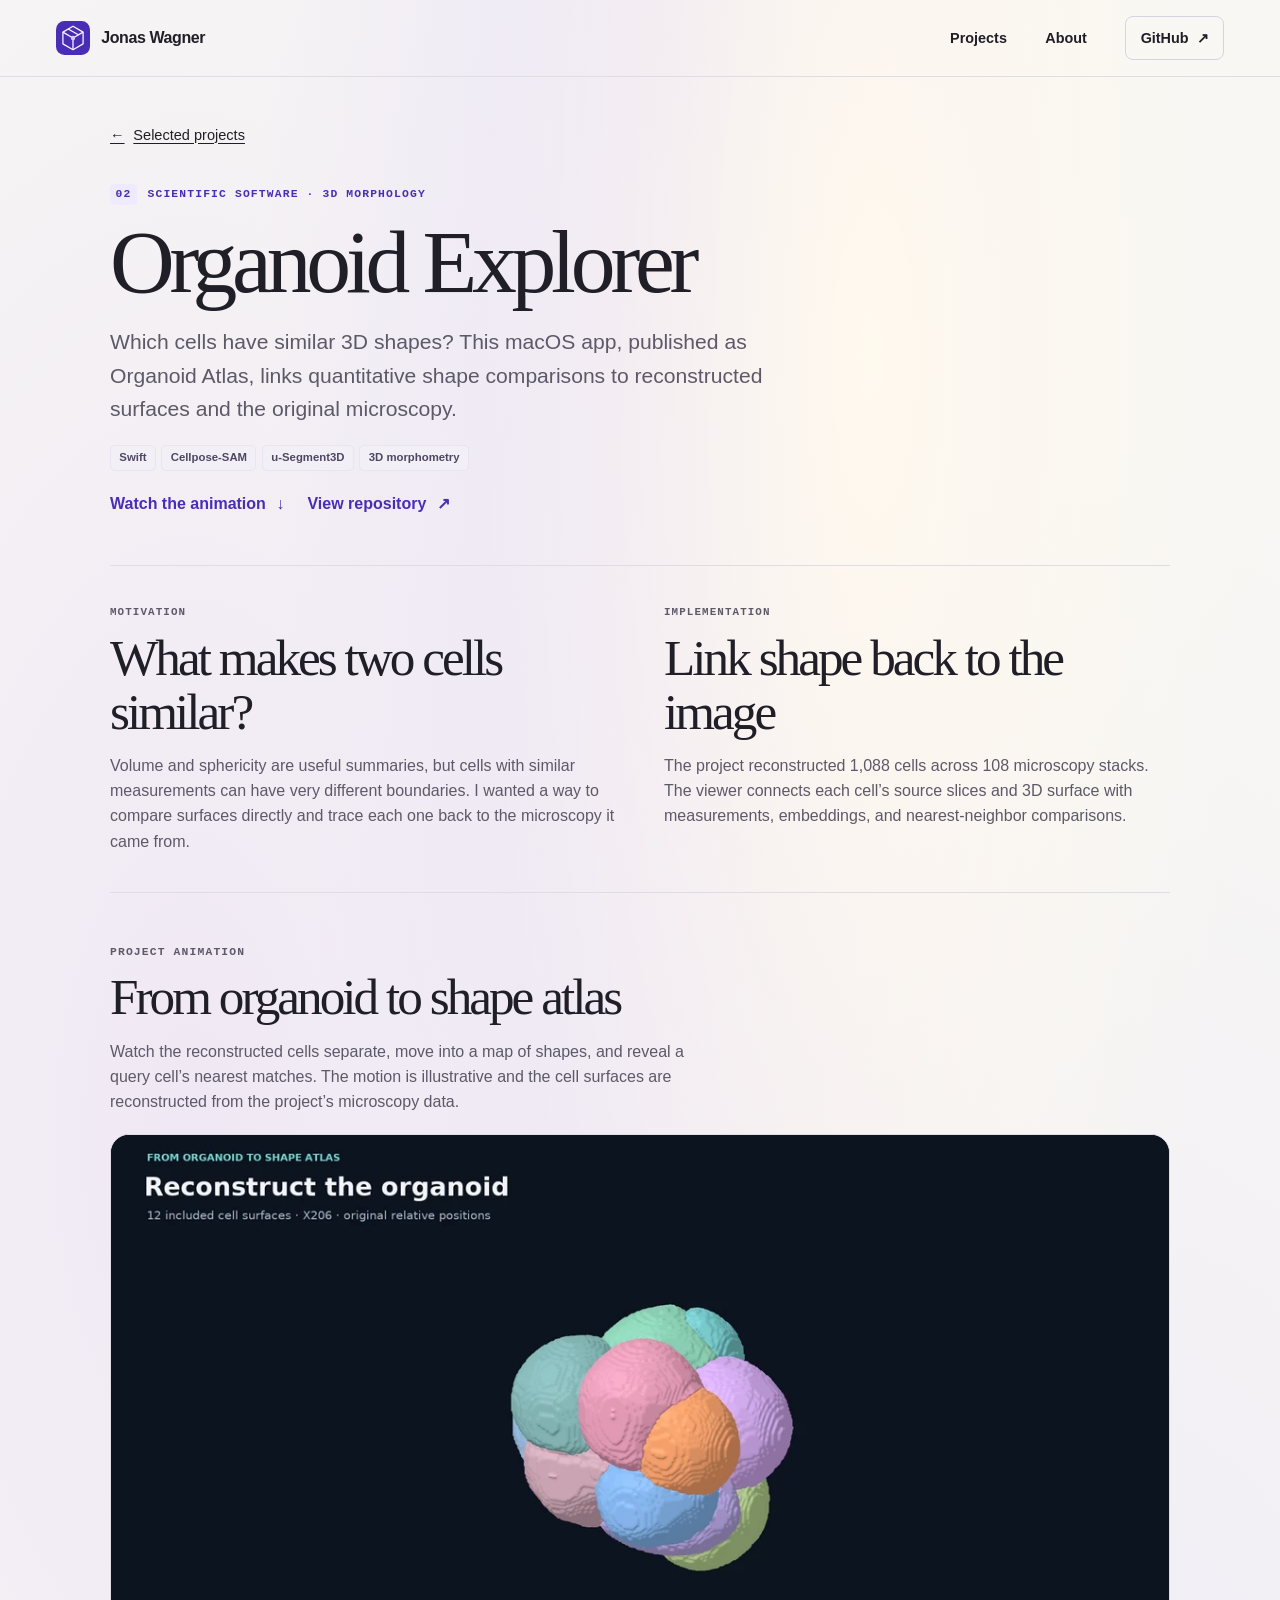
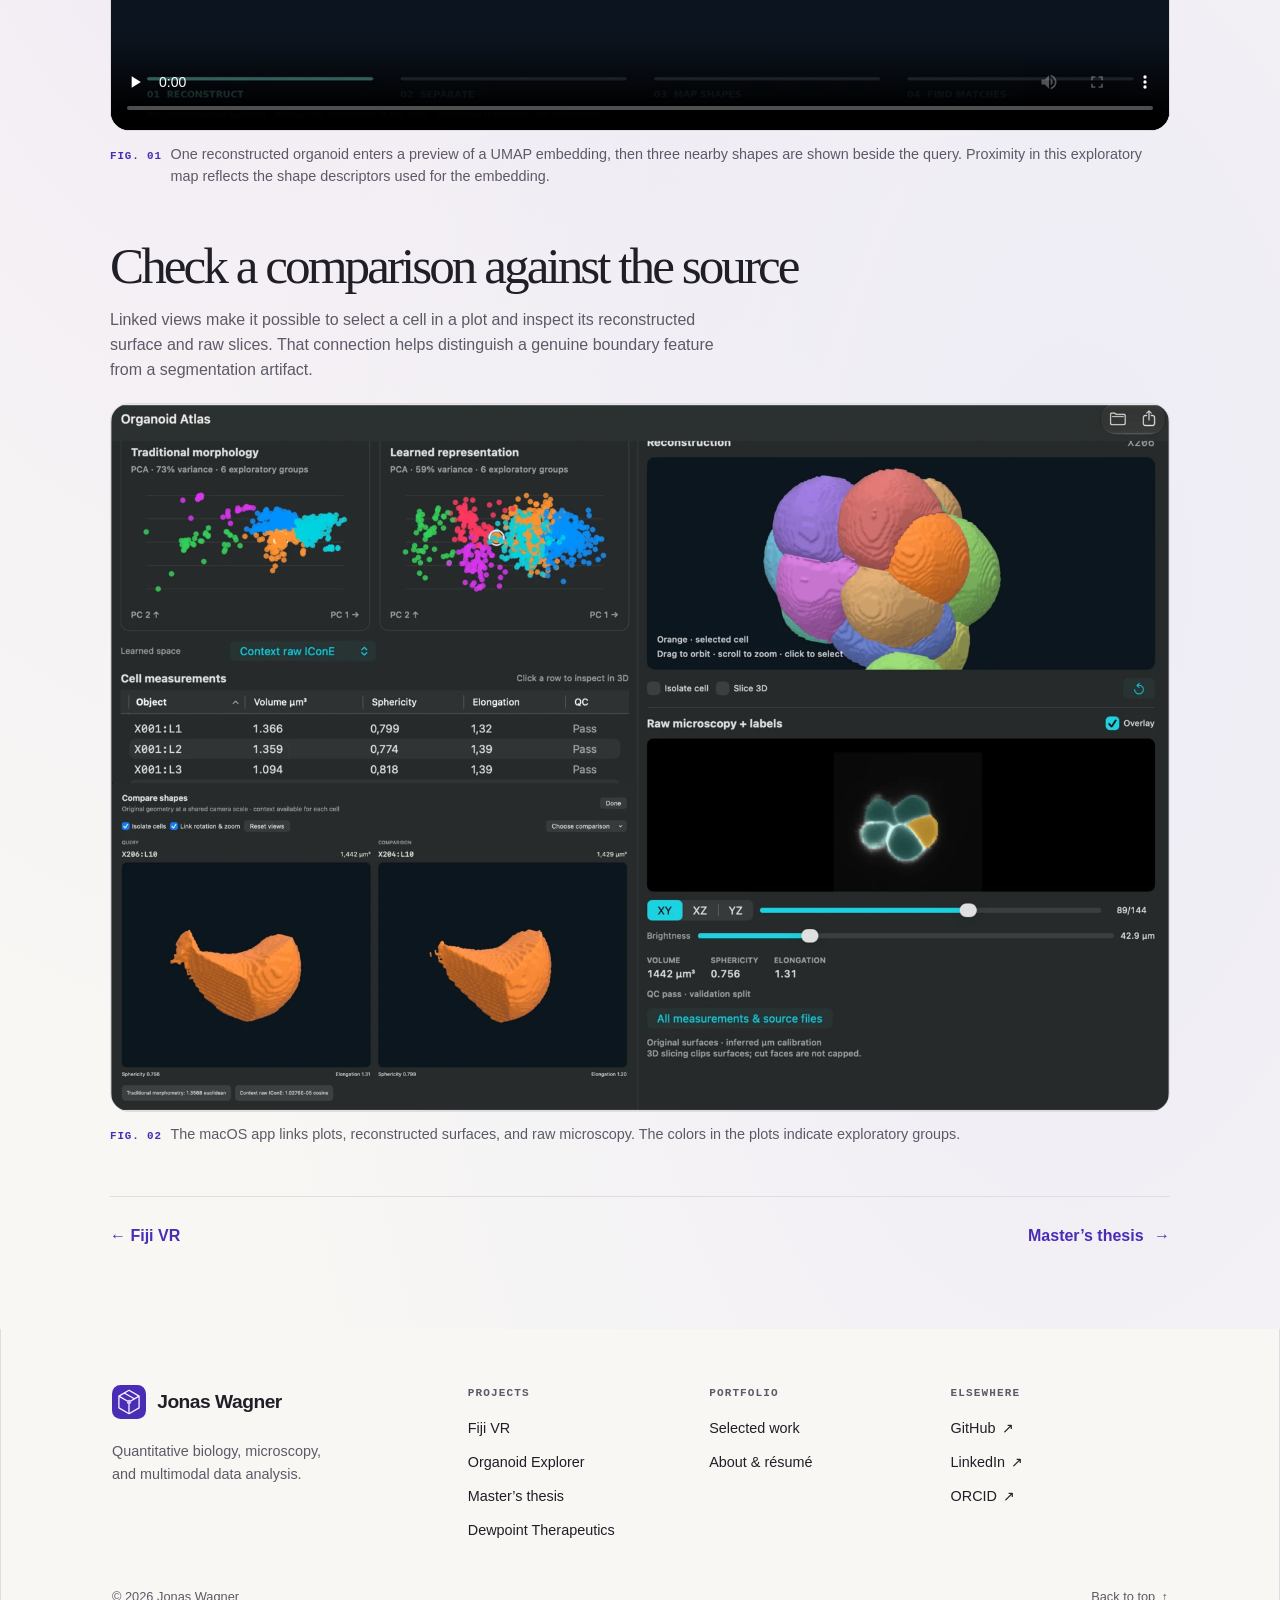
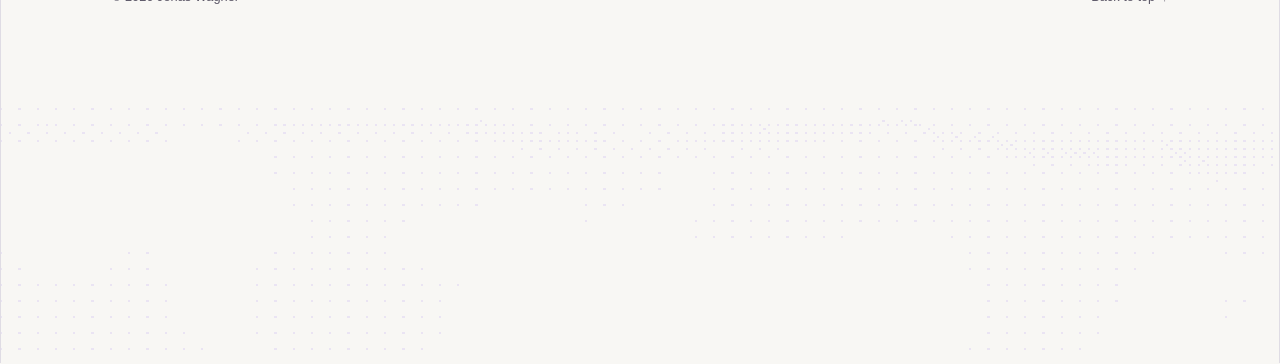
<file: organoid-explorer.html>
<!doctype html>
<html lang="en">
<head>
  <meta charset="utf-8">
  <meta name="viewport" content="width=device-width, initial-scale=1">
  <meta name="theme-color" content="#f8f7f4">
  <meta name="description" content="A native macOS app for inspecting organoid microscopy and comparing the geometry of reconstructed cells.">
  <title>Organoid Explorer · Jonas Wagner</title>
  <link rel="icon" href="assets/mark.svg" type="image/svg+xml">
  <link rel="stylesheet" href="assets/site.css">
  <script src="assets/ridgeline.js" defer></script>
</head>
<body id="top">
  <a class="skip-link" href="#main">Skip to content</a>
  <header class="site-header">
    <div class="shell header-inner">
      <a class="brand" href="index.html" aria-label="Jonas Wagner home"><img src="assets/mark.svg" width="34" height="34" alt=""><span>Jonas Wagner</span></a>
      <nav aria-label="Main navigation">
        <a href="index.html#projects">Projects</a>
        <a href="index.html#about">About</a>
        <a class="nav-external" href="https://github.com/WagnerJon">GitHub <span aria-hidden="true">↗</span></a>
      </nav>
    </div>
  </header>

  <main id="main" class="shell case">
    <a class="breadcrumb" href="index.html#projects"><span aria-hidden="true">←</span> Selected projects</a>
    <div class="case-header">
      <p class="eyebrow"><span class="section-index">02</span> Scientific software · 3D morphology</p>
      <h1>Organoid Explorer</h1>
      <p class="case-lead">Which cells have similar 3D shapes? This macOS app, published as Organoid Atlas, links quantitative shape comparisons to reconstructed surfaces and the original microscopy.</p>
      <ul class="tags" aria-label="Methods"><li>Swift</li><li>Cellpose-SAM</li><li>u-Segment3D</li><li>3D morphometry</li></ul>
      <div class="case-actions">
        <a class="text-link" href="#animation-title">Watch the animation <span aria-hidden="true">↓</span></a>
        <a class="text-link" href="https://github.com/WagnerJon/organoid-atlas">View repository <span aria-hidden="true">↗</span></a>
      </div>
    </div>

    <div class="case-details">
      <section class="case-text">
        <p class="eyebrow">Motivation</p>
        <h2>What makes two cells similar?</h2>
        <p>Volume and sphericity are useful summaries, but cells with similar measurements can have very different boundaries. I wanted a way to compare surfaces directly and trace each one back to the microscopy it came from.</p>
      </section>
      <section class="case-text">
        <p class="eyebrow">Implementation</p>
        <h2>Link shape back to the image</h2>
        <p>The project reconstructed 1,088 cells across 108 microscopy stacks. The viewer connects each cell’s source slices and 3D surface with measurements, embeddings, and nearest-neighbor comparisons.</p>
      </section>
    </div>

    <section class="case-section" aria-labelledby="animation-title">
      <p class="eyebrow">Project animation</p>
      <h2 id="animation-title">From organoid to shape atlas</h2>
      <p>Watch the reconstructed cells separate, move into a map of shapes, and reveal a query cell’s nearest matches. The motion is illustrative and the cell surfaces are reconstructed from the project’s microscopy data.</p>
      <figure class="case-figure">
        <video controls playsinline preload="none" width="1920" height="1080" poster="assets/organoid-video-poster.webp" aria-label="Silent animation showing an organoid reconstruction, a shape atlas, and three nearest matches">
          <source src="assets/organoid-atlas.mp4" type="video/mp4">
          <a href="assets/organoid-atlas.mp4">Open the organoid-to-shape-atlas video</a>
        </video>
        <figcaption><span class="figure-label">FIG. 01</span> <span>One reconstructed organoid enters a preview of a UMAP embedding, then three nearby shapes are shown beside the query. Proximity in this exploratory map reflects the shape descriptors used for the embedding.</span></figcaption>
      </figure>
    </section>

    <section class="case-section" aria-labelledby="atlas-title">
      <h2 id="atlas-title">Check a comparison against the source</h2>
      <p>Linked views make it possible to select a cell in a plot and inspect its reconstructed surface and raw slices. That connection helps distinguish a genuine boundary feature from a segmentation artifact.</p>
      <figure class="case-figure">
        <a href="assets/organoid-explorer.webp" aria-label="Open the full-size Organoid Atlas screenshot"><img src="assets/organoid-explorer.webp" width="1700" height="1137" loading="lazy" alt="Organoid Atlas interface with linked scatterplots, a table of measurements, a colored 3D reconstruction, raw slices, and side-by-side cell surfaces"></a>
        <figcaption><span class="figure-label">FIG. 02</span> <span>The macOS app links plots, reconstructed surfaces, and raw microscopy. The colors in the plots indicate exploratory groups.</span></figcaption>
      </figure>
    </section>

    <nav class="case-end" aria-label="More projects"><a class="text-link" href="fiji-vr.html">← Fiji VR</a><a class="text-link" href="masters-thesis.html">Master’s thesis <span aria-hidden="true">→</span></a></nav>
  </main>

  <footer id="footer" class="site-footer" data-ridgeline>
    <div class="footer-frame">
      <div class="footer-top">
        <div class="footer-brand">
          <a class="brand" href="index.html"><img src="assets/mark.svg" width="34" height="34" alt=""><span>Jonas Wagner</span></a>
          <p>Quantitative biology, microscopy, and multimodal data analysis.</p>
        </div>
        <nav class="footer-group" aria-label="Footer projects">
          <h2>Projects</h2>
          <ul>
            <li><a href="fiji-vr.html">Fiji VR</a></li>
            <li><a href="organoid-explorer.html">Organoid Explorer</a></li>
            <li><a href="masters-thesis.html">Master’s thesis</a></li>
            <li><a href="dewpoint.html">Dewpoint Therapeutics</a></li>
          </ul>
        </nav>
        <nav class="footer-group" aria-label="Footer portfolio">
          <h2>Portfolio</h2>
          <ul>
            <li><a href="index.html#projects">Selected work</a></li>
            <li><a href="index.html#about">About &amp; résumé</a></li>
          </ul>
        </nav>
        <nav class="footer-group" aria-label="Footer profiles">
          <h2>Elsewhere</h2>
          <ul>
            <li><a href="https://github.com/WagnerJon">GitHub <span aria-hidden="true">↗</span></a></li>
            <li><a href="https://www.linkedin.com/in/wagnerjon4/">LinkedIn <span aria-hidden="true">↗</span></a></li>
            <li><a href="https://orcid.org/0009-0003-9838-8700">ORCID <span aria-hidden="true">↗</span></a></li>
          </ul>
        </nav>
      </div>
      <div class="footer-bar">
        <p>© 2026 Jonas Wagner</p>
        <a href="#top">Back to top <span aria-hidden="true">↑</span></a>
      </div>
      <div class="footer-scene" aria-hidden="true">
        <canvas width="560" height="175"></canvas>
      </div>
    </div>
  </footer>
</body>
</html>
</file>
<file: assets/site.css>
:root {
  color-scheme: light;
  --paper: #f8f7f4;
  --white: #fff;
  --ink: #201e27;
  --muted: #5d5968;
  --line: #dfdce4;
  --accent: #4a2db5;
  --accent-dark: #38218e;
  --tint: #efebff;
  --night: #111423;
  --serif: Georgia, "Times New Roman", serif;
  --mono: ui-monospace, "SFMono-Regular", Consolas, monospace;
  --radius: 19px;
  font-family: -apple-system, BlinkMacSystemFont, "Segoe UI", sans-serif;
  color: var(--ink);
  background: var(--paper);
}

*, *::before, *::after { box-sizing: border-box; }
[hidden] { display: none !important; }
html { scroll-behavior: smooth; scroll-padding-top: 1.5rem; }
body {
  margin: 0;
  line-height: 1.58;
  background:
    radial-gradient(ellipse at 68% 10%, #fff9ee, #fff9ee00 32%),
    radial-gradient(ellipse at 15% 32%, #eadff59c, #eadff500 44%),
    radial-gradient(ellipse at 53% 2%, #e5ddf6ba, #e5ddf600 43%),
    radial-gradient(ellipse at 84% 61%, #e9e6f6b3, #e9e6f600 56%),
    var(--paper);
}
img, video, canvas { display: block; max-width: 100%; }
img, video { height: auto; }
a { color: inherit; text-underline-offset: .24em; }
a:hover { color: var(--accent); }
button, input, select { font: inherit; }
button { cursor: pointer; }
:focus-visible { outline: 3px solid #7052e4; outline-offset: 4px; }
figure, ul, ol, p, h1, h2, h3 { margin: 0; }
h1, h2, h3 { line-height: 1.05; }
h1, h2 { font-family: var(--serif); font-weight: 400; letter-spacing: -.058em; }

.shell { width: min(1240px, calc(100% - 7rem)); margin-inline: auto; }
.skip-link {
  position: fixed;
  top: 1rem;
  left: 1rem;
  z-index: 10;
  padding: .65rem 1rem;
  background: var(--white);
  color: var(--accent);
  transform: translateY(-200%);
}
.skip-link:focus { transform: none; }
.site-header { border-bottom: 1px solid var(--line); }
.header-inner {
  display: flex;
  justify-content: space-between;
  align-items: center;
  gap: 1rem;
  min-height: 76px;
}
.brand { display: inline-flex; align-items: center; gap: .7rem; text-decoration: none; font-weight: 680; letter-spacing: -.025em; }
.brand img { flex: none; }
.site-header nav { display: flex; align-items: center; gap: clamp(.8rem, 3vw, 2.4rem); }
.site-header nav a { display: inline-flex; gap: .5rem; align-items: center; min-height: 44px; font-size: .9rem; text-decoration: none; font-weight: 620; }
.site-header .nav-external { padding-inline: .9rem; border: 1px solid #d8d3e3; border-radius: 8px; }
.nav-external:hover { background: var(--tint); border-color: #c5b9f1; }

.hero {
  display: grid;
  grid-template-columns: 1.06fr 1fr;
  align-items: center;
  gap: clamp(2rem, 5vw, 5.5rem);
  padding-block: clamp(3.7rem, 5vw, 5rem);
}
.hero-copy { padding-block: 1rem; }
.eyebrow {
  display: flex;
  align-items: center;
  gap: .65rem;
  font: 650 .71rem/1.45 var(--mono);
  letter-spacing: .1em;
  text-transform: uppercase;
  color: var(--accent);
}
.dot { width: 7px; height: 7px; border-radius: 50%; background: #7a56e2; flex: none; box-shadow: 0 0 0 4px #eae3fb; }
.hero h1 { font-size: clamp(3.25rem, 6.2vw, 6.15rem); line-height: .96; margin: 1.2rem 0 1.55rem; }
.hero h1 span { display: block; }
.hero-intro { max-width: 33rem; font-size: clamp(1.02rem, 1.4vw, 1.23rem); color: var(--muted); }
.hero-actions, .profile-links { display: flex; flex-wrap: wrap; align-items: center; gap: 1rem 1.6rem; margin-top: 1.85rem; }
.button, .text-link { display: inline-flex; align-items: center; gap: .65rem; min-height: 44px; font-weight: 650; text-decoration: none; }
.button { padding: .7rem 1.05rem; border-radius: 8px; }
.button-primary { color: #fff; background: var(--accent); }
.button-primary:hover { color: #fff; background: var(--accent-dark); }
.text-link { color: var(--accent); }
.text-link:hover { text-decoration: underline; }

.specimen { min-width: 0; border: 1px solid #d9d4e7; border-radius: var(--radius); background: #fff; box-shadow: 0 14px 44px #29244512; }
.specimen-stage {
  position: relative;
  isolation: isolate;
  overflow: hidden;
  display: grid;
  place-items: center;
  width: 100%;
  aspect-ratio: 1.45;
  min-height: 250px;
  color: #e3dafc;
  border-radius: calc(var(--radius) - 1px) calc(var(--radius) - 1px) 0 0;
  background:
    linear-gradient(#cec4fd0f 1px, transparent 1px) center / 30px 30px,
    linear-gradient(90deg, #cec4fd0f 1px, transparent 1px) center / 30px 30px,
    radial-gradient(ellipse at 50% 48%, #26213e, #101322 72%);
}
.stage-heading, .stage-foot {
  z-index: 2;
  position: absolute;
  inset-inline: 1.25rem;
  display: flex;
  justify-content: space-between;
  align-items: center;
  gap: .7rem;
  font: 600 clamp(.56rem, 1vw, .68rem)/1.4 var(--mono);
  letter-spacing: .085em;
  text-transform: uppercase;
}
.stage-heading { top: 1.15rem; }
.stage-foot { bottom: 1.1rem; }
.stage-heading i { display: inline-block; width: 6px; height: 6px; margin: 0 6px 1px 0; background: #bca1ff; border-radius: 50%; }
.stage-id, .axes { color: #b4abc9; white-space: nowrap; }
.reticle {
  position: absolute;
  width: 62%;
  aspect-ratio: 1;
  border: 1px solid #b6a7f436;
  border-radius: 50%;
  display: grid;
  place-items: center;
}
.reticle span { width: 73%; aspect-ratio: 1; border: 1px dashed #b6a7f437; border-radius: 50%; }
.reticle::before, .reticle::after { content: ""; position: absolute; background: #b6a7f436; }
.reticle::before { width: 120%; height: 1px; }
.reticle::after { height: 120%; width: 1px; }
.specimen-image { width: 74%; height: auto; position: relative; mix-blend-mode: lighten; }
.specimen-caption {
  display: flex;
  align-items: center;
  justify-content: space-between;
  gap: .5rem;
  min-height: 62px;
  padding: .5rem 1rem;
  color: var(--muted);
  font-size: .84rem;
}
.switcher { display: flex; gap: .15rem; border-radius: 8px; padding: 3px; background: #f0edf6; }
.switcher button {
  border: 1px solid transparent;
  border-radius: 6px;
  padding: .3rem .52rem;
  min-height: 34px;
  white-space: nowrap;
  font-size: .79rem;
  font-weight: 620;
  background: transparent;
  color: #514a5c;
}
.switcher button:hover { color: var(--accent); }
.switcher button[aria-pressed="true"] { background: #fff; border-color: #ddd6ed; color: var(--accent); box-shadow: 0 1px 3px #29244514; }

.projects { border-top: 1px solid var(--line); padding-block: 2.4rem clamp(4rem, 7vw, 7rem); }
.section-heading { display: flex; align-items: end; justify-content: space-between; gap: 1rem 2rem; margin-bottom: 1.8rem; }
.section-heading h2, .about h2 { margin-top: .52rem; font-size: clamp(2.7rem, 5vw, 4.45rem); }
.section-heading > p { max-width: 23rem; color: var(--muted); margin-bottom: .25rem; }
.section-index { display: inline-grid; place-items: center; padding: .13rem .35rem; border-radius: 4px; background: var(--tint); }
.project-grid { display: grid; grid-template-columns: repeat(4, minmax(0, 1fr)); gap: clamp(.85rem, 2vw, 1.5rem); }
.project-card {
  min-width: 0;
  position: relative;
  display: flex;
  flex-direction: column;
  overflow: hidden;
  background: #fff;
  border: 1px solid var(--line);
  border-radius: var(--radius);
  box-shadow: 0 3px 9px #24213006;
  transition: border-color .2s, box-shadow .2s, transform .2s;
}
.project-card:hover, .project-card:focus-within { border-color: #ad9ddb; box-shadow: 0 13px 30px #29244514; transform: translateY(-3px); }
.project-cover {
  position: relative;
  display: grid;
  place-items: center;
  overflow: hidden;
  aspect-ratio: 1.86;
  padding: .9rem .85rem 0;
  border-bottom: 1px solid var(--line);
}
.project-cover img { width: 100%; }
.cover-fiji { background: #111b26; }
.cover-fiji img { border: 1px solid #314454; border-radius: 7px 7px 0 0; }
.cover-organoid { background: #252037; }
.cover-organoid img { border: 1px solid #565067; border-radius: 7px 7px 0 0; align-self: start; }
.cover-thesis { background: #e6e0f2; padding: 1.85rem .85rem .75rem; }
.cover-thesis img { box-shadow: 0 4px 20px #32234726; border-radius: 3px; }
.cover-dewpoint { background: #18162b; padding: 1.55rem .25rem .25rem; }
.cover-index {
  position: absolute;
  top: .5rem;
  left: .55rem;
  padding: .27rem .48rem;
  border-radius: 4px;
  background: #171529;
  color: #fff;
  font: 600 .6rem/1.35 var(--mono);
  letter-spacing: .08em;
}
.project-copy { padding: clamp(1rem, 2vw, 1.45rem); flex: 1; display: flex; flex-direction: column; align-items: start; }
.project-copy .eyebrow { font-size: .63rem; letter-spacing: .07em; }
.project-copy h3 { align-self: stretch; margin-top: .55rem; font-family: var(--serif); font-weight: 400; font-size: clamp(1.45rem, 2.35vw, 2.13rem); letter-spacing: -.043em; }
.project-copy h3 a { display: flex; align-items: start; justify-content: space-between; gap: .4rem; text-decoration: none; }
.card-arrow { font: 500 1.04rem/1.4 var(--mono); color: var(--accent); }
.project-copy > p:not(.eyebrow) { margin: .75rem 0 1rem; color: var(--muted); font-size: .96rem; }
.tags { display: flex; flex-wrap: wrap; gap: .35rem; padding: 0; margin-top: auto; list-style: none; }
.tags li { padding: .2rem .52rem; color: #504662; background: #f2eff7; border: 1px solid #e9e4f2; border-radius: 5px; font-size: .71rem; font-weight: 620; }

.about { background: #e9e2f44d; border-block: 1px solid var(--line); }
.about-inner { display: grid; grid-template-columns: .85fr 1.15fr; gap: clamp(2rem, 6vw, 6rem); padding-block: clamp(3rem, 6vw, 6rem); }
.about .section-index { background: #e4dcfc; }
.about-intro { margin-top: 1rem; color: var(--muted); max-width: 29rem; font-size: 1.07rem; }
.experience h3 { font-size: .8rem; text-transform: uppercase; font-family: var(--mono); letter-spacing: .09em; color: var(--accent); margin: .4rem 0 1.1rem; }
.timeline { list-style: none; padding: 0; }
.timeline li { display: grid; grid-template-columns: 6.5rem 1fr; gap: .55rem 1rem; border-top: 1px solid #d9d3e6; padding: .9rem 0; }
.timeline p { font-size: .91rem; color: var(--muted); margin-top: .19rem; }
.date { font: 600 .72rem/1.8 var(--mono); color: var(--accent); }
.site-footer { background: var(--paper); }
.footer-frame { position: relative; }
.footer-top, .footer-bar { width: min(1120px, calc(100% - 2.25rem)); margin-inline: auto; }
.footer-frame::before, .footer-frame::after {
  content: "";
  position: absolute;
  inset-block: 0;
  z-index: 1;
  width: 1px;
  background: var(--line);
  transform-origin: top;
  pointer-events: none;
}
.footer-frame::before { left: 0; }
.footer-frame::after { right: 0; }
.footer-top {
  display: flex;
  flex-wrap: wrap;
  gap: 1.8rem 1.5rem;
  padding: 3.5rem clamp(1rem, 3vw, 2rem) 2rem;
}
.footer-brand { flex: 1.6 0 11rem; }
.footer-brand .brand { font-size: 1.2rem; }
.footer-brand p { max-width: 29ch; margin-top: .85rem; color: var(--muted); font-size: .9rem; }
.footer-group { flex: 1 0 7.5rem; }
.footer-group h2 {
  color: var(--muted);
  font: 650 .69rem/1.45 var(--mono);
  letter-spacing: .1em;
  text-transform: uppercase;
  margin-bottom: .65rem;
}
.footer-group ul { padding: 0; list-style: none; }
.footer-group a, .footer-bar a {
  display: inline-flex;
  align-items: center;
  gap: .4rem;
  min-height: 34px;
  text-decoration: none;
}
.footer-group a { font-size: .9rem; }
.footer-group a:hover, .footer-bar a:hover { text-decoration: underline; }
.footer-bar {
  display: flex;
  align-items: center;
  justify-content: space-between;
  flex-wrap: wrap;
  gap: .15rem 1rem;
  padding-inline: clamp(1rem, 3vw, 2rem);
  color: var(--muted);
  font-size: .8rem;
}
.footer-scene { height: 350px; overflow: hidden; }
.footer-scene canvas { width: 100%; height: 100%; image-rendering: pixelated; }
@media (prefers-reduced-motion: no-preference) {
  .footer-visible .footer-frame::before, .footer-visible .footer-frame::after { animation: footer-guide 1.3s ease-out both; }
  .footer-visible .footer-frame::after { animation-delay: 80ms; }
  .footer-visible .footer-top > *, .footer-visible .footer-bar { animation: footer-rise .85s ease-out both; }
  .footer-visible .footer-top > :nth-child(2) { animation-delay: 90ms; }
  .footer-visible .footer-top > :nth-child(3) { animation-delay: 180ms; }
  .footer-visible .footer-top > :nth-child(4) { animation-delay: 270ms; }
  .footer-visible .footer-bar { animation-delay: 360ms; }
  .footer-visible:focus-within .footer-top > *, .footer-visible:focus-within .footer-bar { animation: none; }
}
@keyframes footer-guide { from { transform: scaleY(0); } to { transform: scaleY(1); } }
@keyframes footer-rise { from { opacity: .25; transform: translateY(10px); } to { opacity: 1; transform: none; } }

.case { padding-block: 2.25rem 4.5rem; max-width: 1060px; }
.breadcrumb { display: inline-flex; align-items: center; gap: .55rem; min-height: 44px; margin-bottom: 1.7rem; font-size: .91rem; }
.case-header { margin-bottom: 2.5rem; }
.case-header h1 { font-size: clamp(3.1rem, 7vw, 6rem); margin-block: .65rem 1rem; max-width: 16ch; }
.case-lead { color: var(--muted); font-size: clamp(1.13rem, 1.65vw, 1.35rem); max-width: 59ch; }
.case-header .tags { margin-top: 1.2rem; }
.case-actions { display: flex; flex-wrap: wrap; gap: 0 1.45rem; margin-top: .65rem; }
.case-section { margin-block: 3.15rem; }
.case-section h2, .case-text h2 { font-size: clamp(2rem, 4vw, 3.25rem); margin: .45rem 0 .9rem; }
.case-section > p, .case-text p { color: var(--muted); max-width: 69ch; margin-block: .65rem; }
.case-figure { margin-top: 1.25rem; }
.case-figure > a, .case-figure > img, .case-figure > video, .stack-demo { display: block; border: 1px solid var(--line); border-radius: var(--radius); overflow: hidden; }
.case-figure > a > img, .case-figure > img, .case-figure > video { width: 100%; }
.case-figure > video { background: var(--night); }
.case-figure .paper-figure { padding: clamp(.5rem, 2vw, 1.5rem); background: #fff; }
.case-figure figcaption { display: flex; align-items: baseline; gap: .55rem; color: var(--muted); margin-top: .7rem; font-size: .9rem; }
.figure-label { flex: none; color: var(--accent); font: 650 .68rem/1.4 var(--mono); letter-spacing: .08em; }
.case-details { display: grid; grid-template-columns: repeat(2, minmax(0, 1fr)); gap: 1.5rem 3rem; border-block: 1px solid var(--line); padding-block: 1.75rem; margin-block: 2.5rem; }
.case-text .eyebrow { font-size: .68rem; }
.case-text .text-link { margin-top: .3rem; }
.case-end { border-top: 1px solid var(--line); padding-top: 1rem; display: flex; justify-content: space-between; flex-wrap: wrap; gap: .5rem 1.5rem; }
.stack-demo { display: grid; grid-template-columns: minmax(0, 1.3fr) minmax(220px, .7fr); align-items: stretch; color: #f1ebff; background: var(--night); }
.stack-view {
  display: grid;
  place-items: center;
  padding: 1.3rem;
  min-height: 240px;
  background:
    linear-gradient(#cec4fd16 1px, transparent 1px) center / 24px 24px,
    linear-gradient(90deg, #cec4fd16 1px, transparent 1px) center / 24px 24px,
    #0c1225;
}
.stack-view canvas, .stack-view img { width: min(100%, 270px); height: auto; aspect-ratio: 1; }
.stack-panel { display: flex; flex-direction: column; justify-content: center; gap: .7rem; padding: 1.4rem; border-left: 1px solid #36334c; }
.stack-panel h3 { font-family: var(--serif); font-size: 1.65rem; font-weight: 400; letter-spacing: -.03em; }
.stack-panel p { font-size: .9rem; color: #d0c6e3; }
.stack-controls { display: grid; gap: .5rem; margin-top: .3rem; }
.stack-controls label { font-size: .86rem; font-weight: 620; }
.stack-controls select { color: #f1ebff; background: #27223b; border: 1px solid #665b7d; border-radius: 6px; padding: .55rem; min-height: 44px; }
.stack-controls input { width: 100%; margin: 0; accent-color: #c2a8ff; }
.stack-controls output { font: 600 .78rem/1.5 var(--mono); color: #d0c6e3; }

@media (max-width: 1180px) {
  .project-grid { grid-template-columns: repeat(2, minmax(0, 1fr)); }
}
@media (max-width: 1050px) {
  .shell { width: calc(100% - 4rem); }
  .hero { gap: 2rem; }
}
@media (min-width: 531px) and (max-width: 880px) {
  .project-grid { grid-template-columns: 1fr; }
  .project-card { display: grid; grid-template-columns: 40% 1fr; }
  .project-cover { aspect-ratio: auto; border-right: 1px solid var(--line); border-bottom: 0; padding-bottom: .85rem; }
  .cover-organoid img { align-self: center; }
}
@media (max-width: 760px) {
  .shell { width: calc(100% - 2.25rem); }
  .header-inner { min-height: 66px; }
  .site-header nav { gap: 1rem; }
  .site-header .nav-external { padding: 0; border: 0; }
  .hero { grid-template-columns: 1fr; gap: 1.85rem; padding-block: 2.55rem 3rem; }
  .hero-copy { padding-block: 0; }
  .hero h1 { font-size: clamp(3.6rem, 11.5vw, 6rem); margin: .95rem 0 1.15rem; }
  .hero-actions { margin-top: 1.3rem; }
  .specimen { width: min(100%, 34rem); }
  .specimen-stage { aspect-ratio: 1.55; }
  .section-heading { align-items: start; flex-direction: column; gap: .8rem; }
  .about-inner { grid-template-columns: 1fr; gap: 1.65rem; }
}
@media (max-width: 530px) {
  .brand { gap: .5rem; font-size: .93rem; }
  .brand img { width: 27px; height: 27px; }
  .site-header nav { gap: .72rem; }
  .site-header nav a { font-size: .82rem; gap: .15rem; }
  .hero .eyebrow { font-size: .63rem; }
  .project-grid, .case-details, .stack-demo { grid-template-columns: 1fr; }
  .specimen-caption { padding-inline: .7rem; font-size: .76rem; }
  .stage-heading, .stage-foot { inset-inline: .85rem; }
  .timeline li { grid-template-columns: 1fr; gap: .12rem; }
  .case { padding-top: 1.2rem; }
  .case-figure figcaption { display: block; }
  .figure-label { margin-right: .45rem; }
  .stack-panel { border-left: 0; border-top: 1px solid #36334c; }
}
@media (max-width: 360px) {
  .site-header .nav-external { display: none; }
}
@media (prefers-reduced-motion: reduce) {
  html { scroll-behavior: auto; }
  *, *::before, *::after { transition: none !important; }
}
</file>
